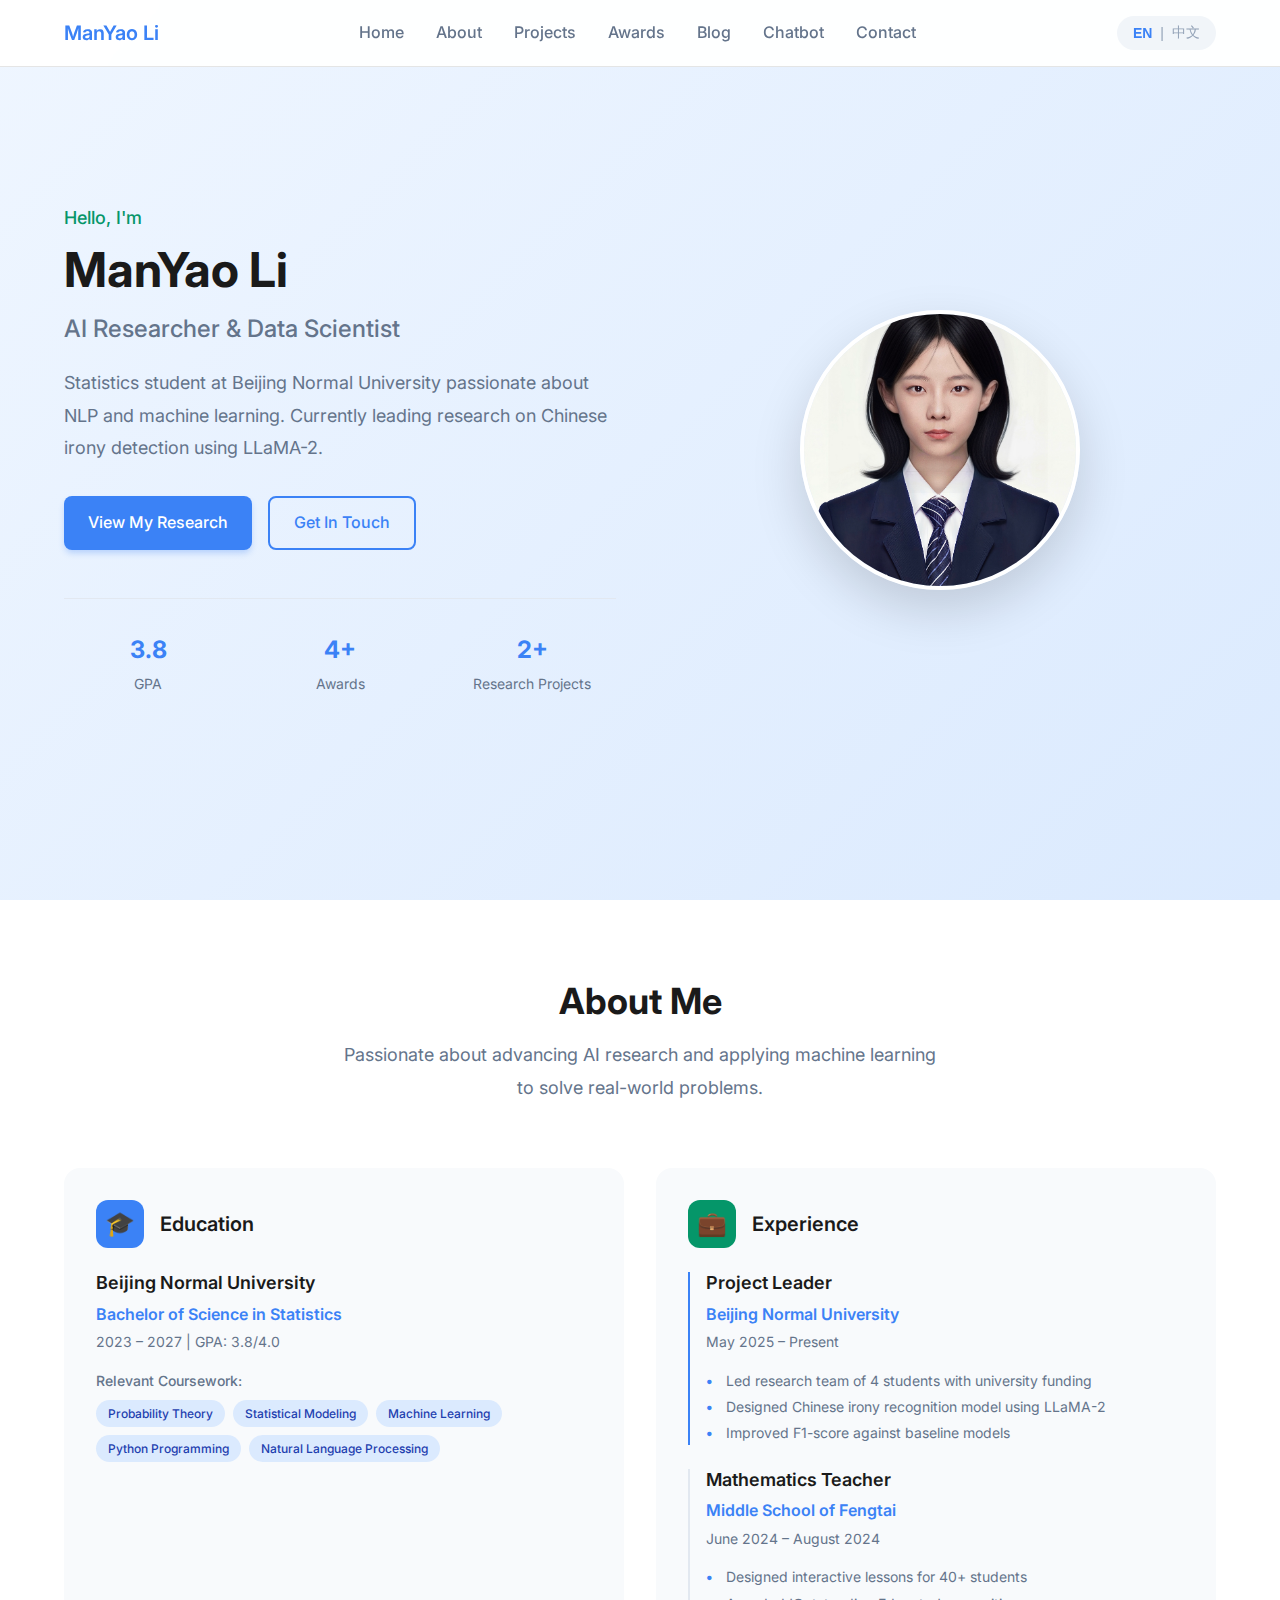
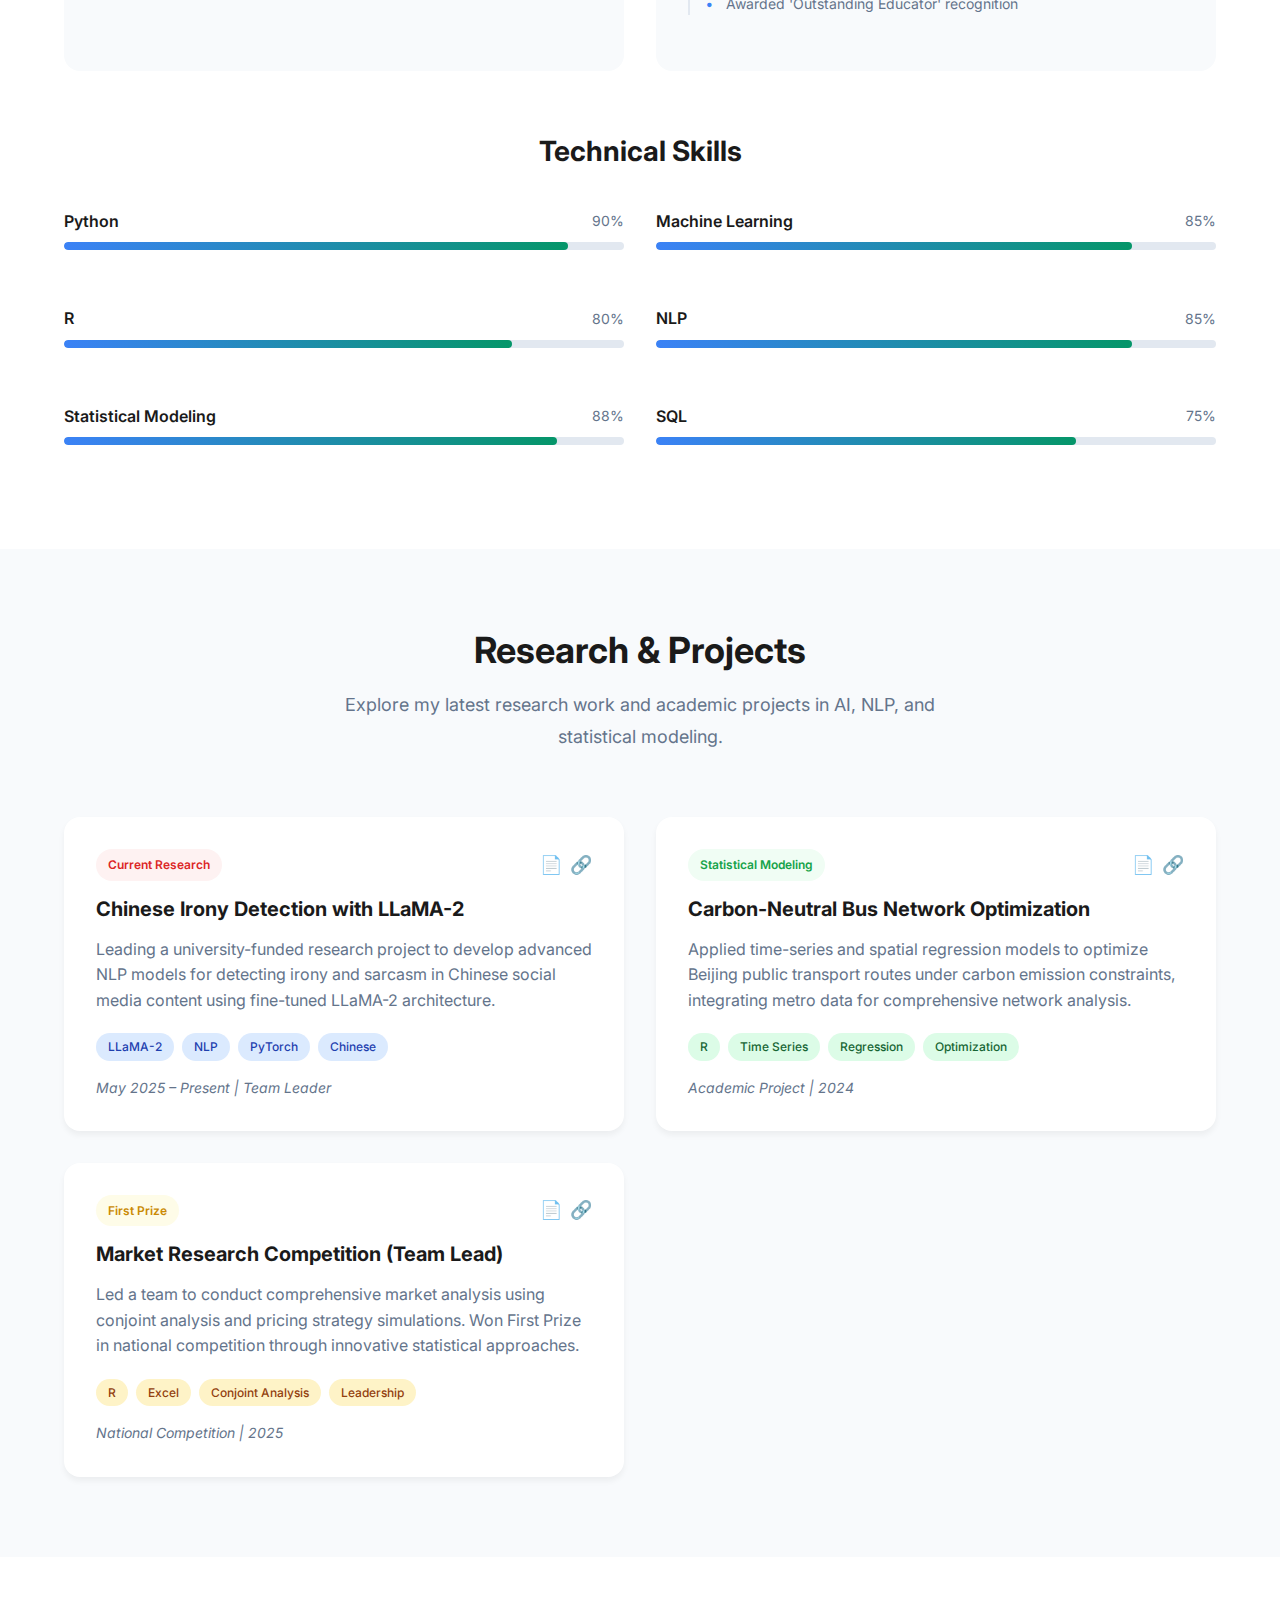
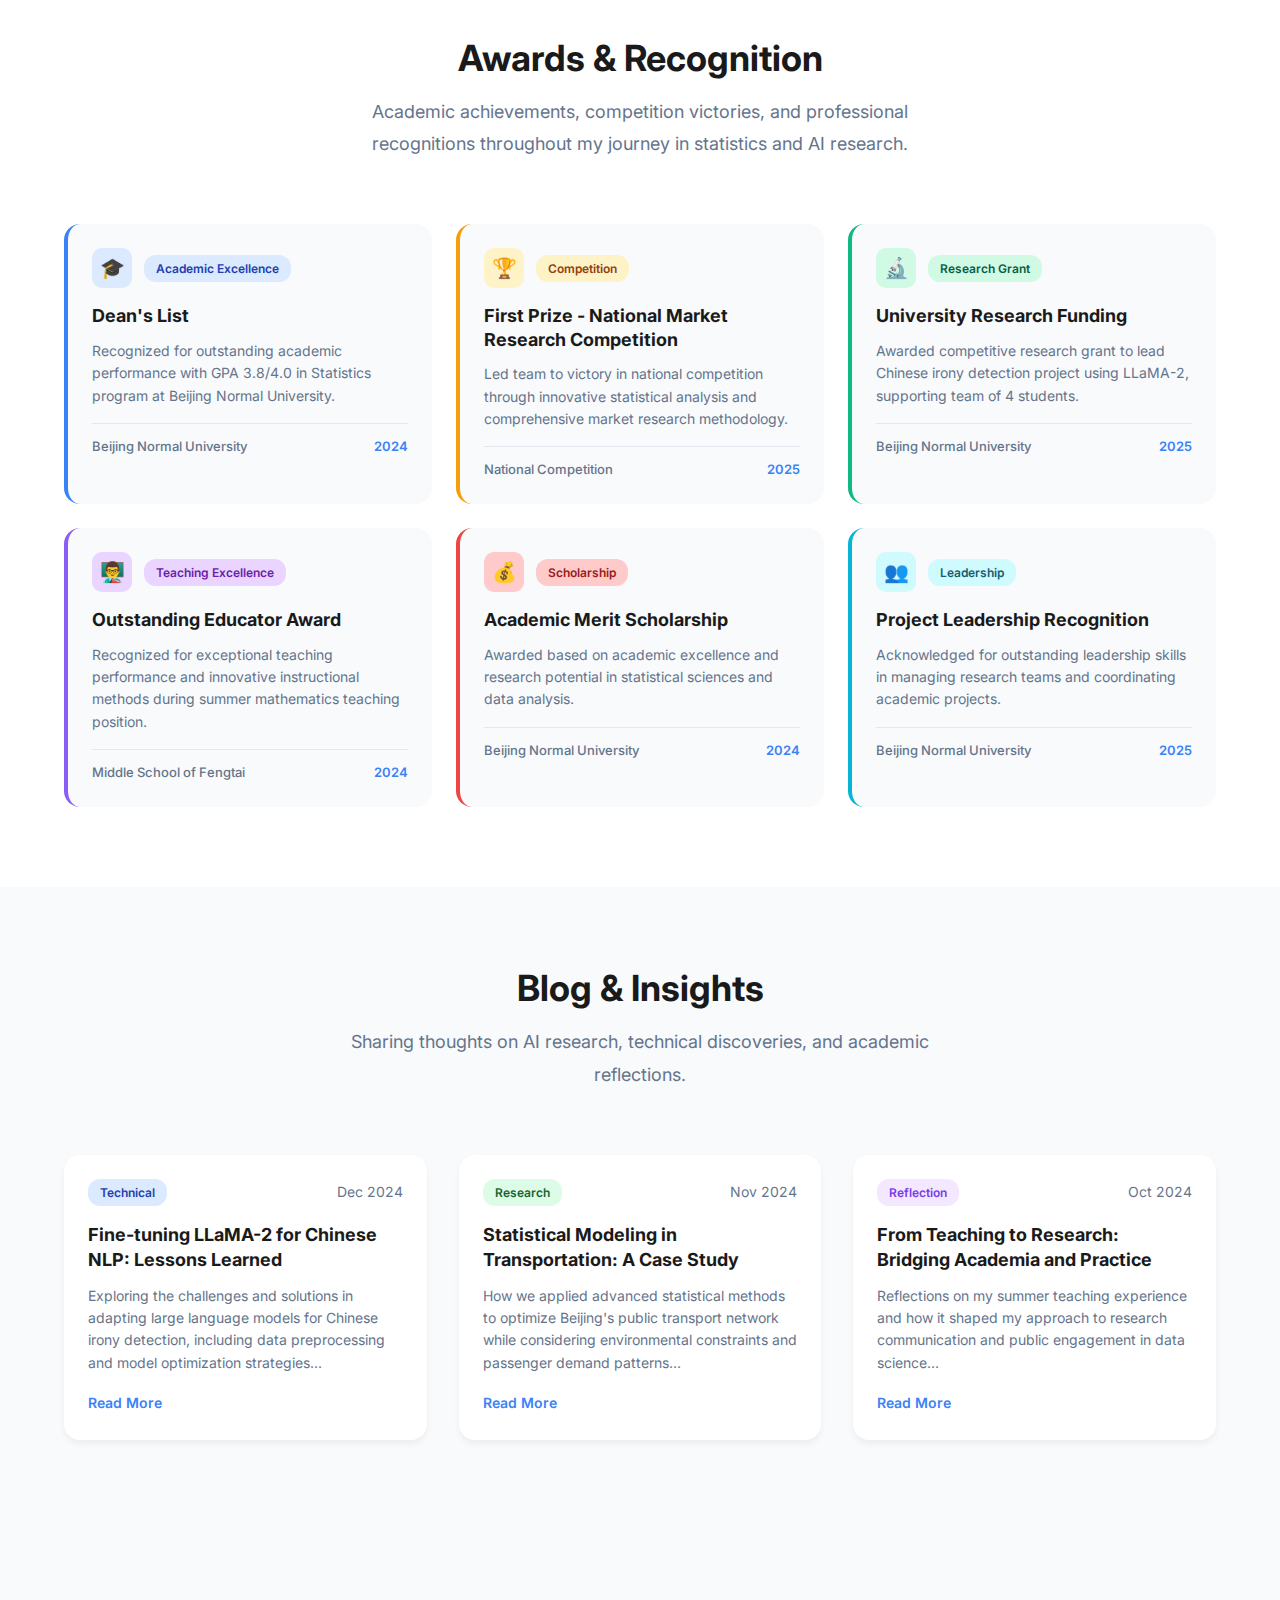
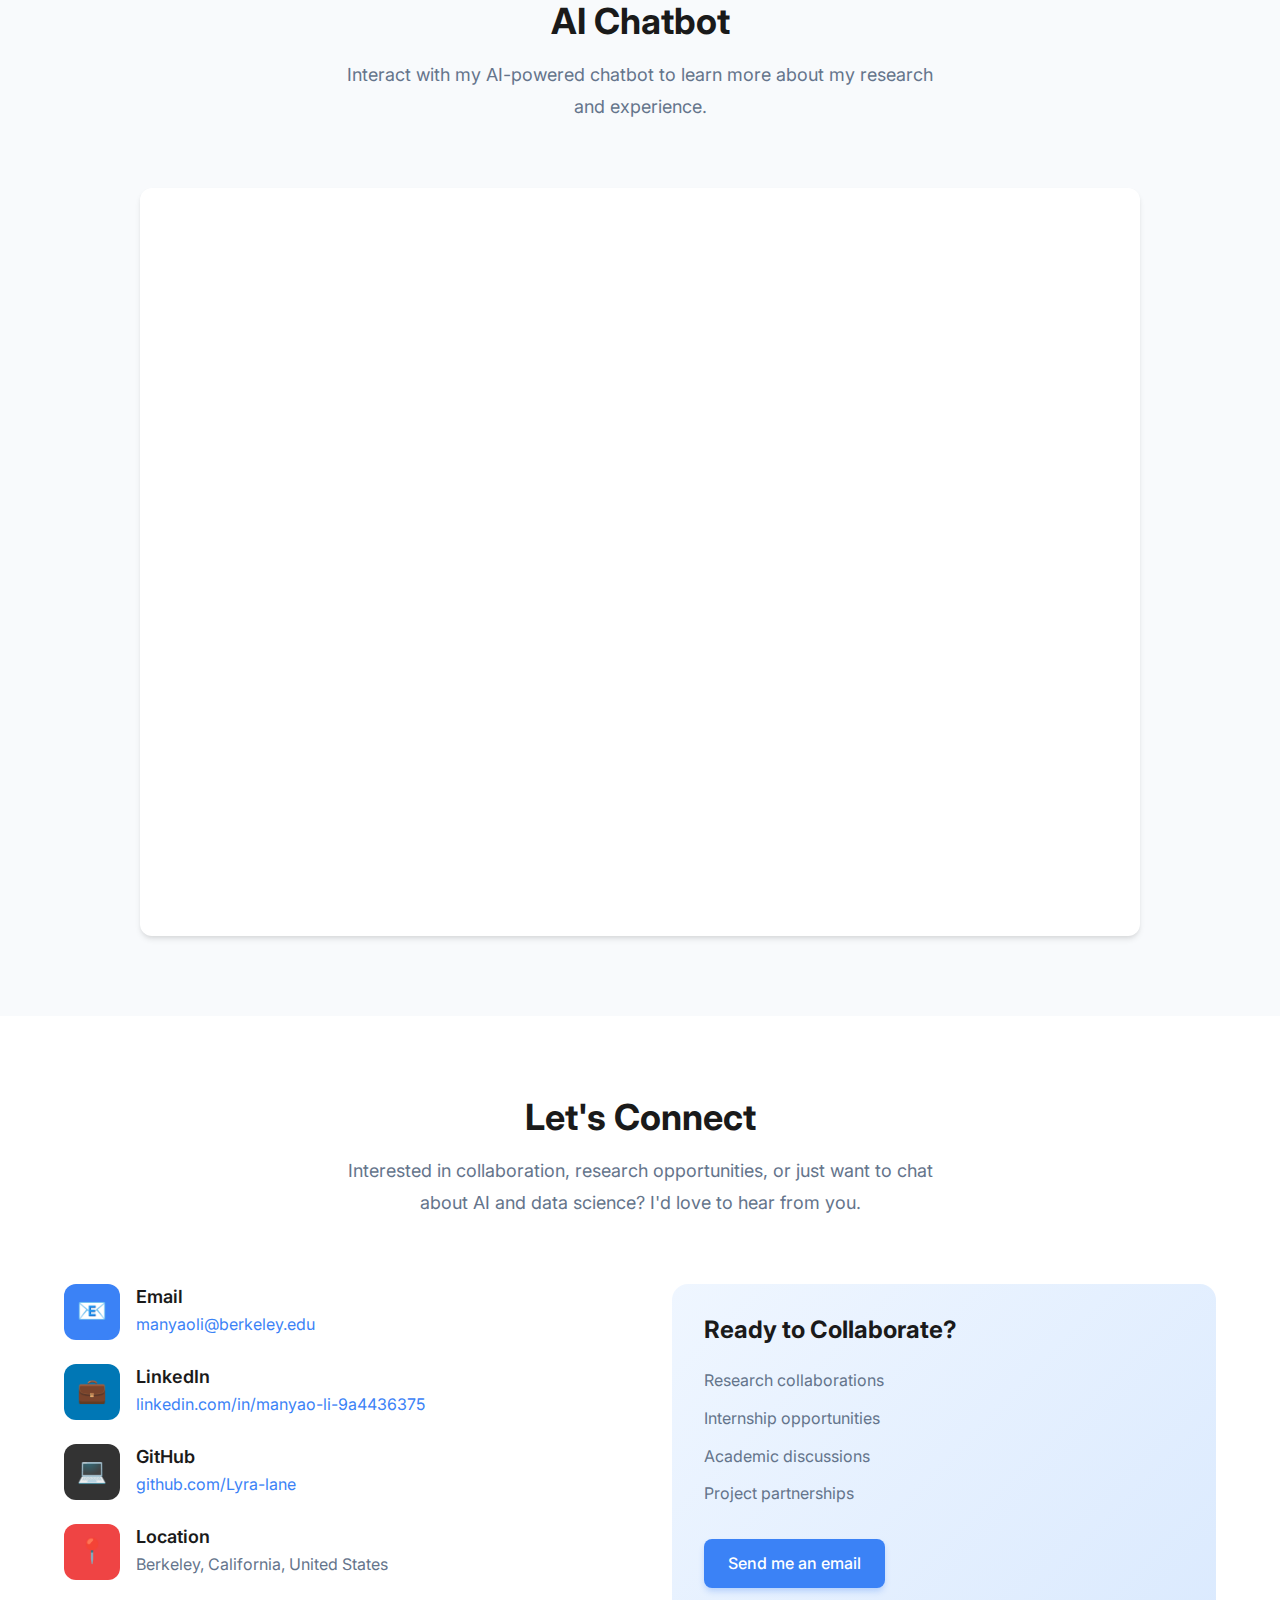
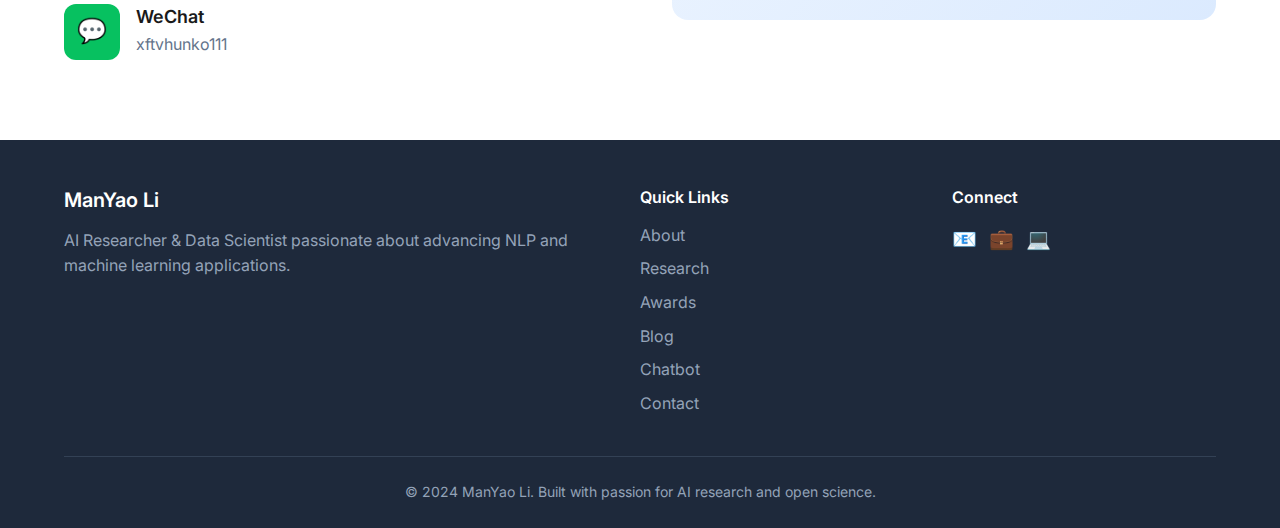
<file: docs/index.html>
<!DOCTYPE html>
<html lang="en">
<head>
    <meta charset="UTF-8">
    <meta name="viewport" content="width=device-width, initial-scale=1.0">
    <title>李曼瑶 ManYao Li - AI Researcher & Data Scientist</title>

    <meta name="description" content="李曼瑶 ManYao Li - Statistics student at Beijing Normal University specializing in NLP, machine learning, and AI research. Chinese irony detection with LLaMA-2.">
    <meta name="keywords" content="AI researcher, data scientist, NLP, machine learning, Beijing Normal University, statistics, ManYao Li, 李曼瑶">
    
    <!-- Open Graph tags -->
    <meta property="og:title" content="李曼瑶 ManYao Li - AI Researcher & Data Scientist">
    <meta property="og:description" content="Statistics student at Beijing Normal University specializing in NLP, machine learning, and AI research.">
    <meta property="og:type" content="website">
    
    <!-- Google Fonts -->
    <link href="https://fonts.googleapis.com/css2?family=Inter:wght@300;400;500;600;700&display=swap" rel="stylesheet">
    
    <!-- CSS -->
    <link rel="stylesheet" href="styles.css">
</head>
<body>
    <!-- Navigation -->
    <nav class="navbar" id="navbar">
        <div class="nav-container">
            <div class="nav-brand">
                <span id="nav-name">ManYao Li</span>
            </div>
            <div class="nav-menu" id="nav-menu">
                <a href="#home" class="nav-link" data-en="Home" data-zh="首页">Home</a>
                <a href="#about" class="nav-link" data-en="About" data-zh="关于">About</a>
                <a href="#projects" class="nav-link" data-en="Projects" data-zh="项目">Projects</a>
                <a href="#awards" class="nav-link" data-en="Awards" data-zh="荣誉">Awards</a>
                <a href="#blog" class="nav-link" data-en="Blog" data-zh="博客">Blog</a>
                <a href="#chatbot" class="nav-link" data-en="Chatbot" data-zh="聊天机器人">Chatbot</a>
                <a href="#contact" class="nav-link" data-en="Contact" data-zh="联系">Contact</a>
            </div>
            <div class="nav-controls">
                <button class="lang-toggle" id="lang-toggle">
                    <span class="lang-en">EN</span>
                    <span class="lang-divider">|</span>
                    <span class="lang-zh">中文</span>
                </button>
                <button class="mobile-menu-toggle" id="mobile-menu-toggle">
                    <span></span>
                    <span></span>
                    <span></span>
                </button>
            </div>
        </div>
    </nav>

    <!-- Hero Section -->
    <section id="home" class="hero">
        <div class="hero-container">
            <div class="hero-content">
                <div class="hero-text">
                    <span class="hero-greeting" data-en="Hello, I'm" data-zh="你好，我是">Hello, I'm</span>
                    <h1 class="hero-name" id="hero-name">ManYao Li</h1>
                    <h2 class="hero-title" data-en="AI Researcher & Data Scientist" data-zh="人工智能研究员与数据科学家">AI Researcher & Data Scientist</h2>
                    <p class="hero-description" data-en="Statistics student at Beijing Normal University passionate about NLP and machine learning. Currently leading research on Chinese irony detection using LLaMA-2." data-zh="北京师范大学统计学专业学生，热衷于自然语言处理和机器学习研究。目前主导基于LLaMA-2的中文反讽识别研究项目。">
                        Statistics student at Beijing Normal University passionate about NLP and machine learning. Currently leading research on Chinese irony detection using LLaMA-2.
                    </p>
                    <div class="hero-buttons">
                        <a href="#projects" class="btn btn-primary" data-en="View My Research" data-zh="查看我的研究">View My Research</a>
                        <a href="#contact" class="btn btn-secondary" data-en="Get In Touch" data-zh="联系我">Get In Touch</a>
                    </div>
                    <div class="hero-stats">
                        <div class="stat-item">
                            <div class="stat-number">3.8</div>
                            <div class="stat-label" data-en="GPA" data-zh="GPA">GPA</div>
                        </div>
                        <div class="stat-item">
                            <div class="stat-number">4+</div>
                            <div class="stat-label" data-en="Awards" data-zh="获奖">Awards</div>
                        </div>
                        <div class="stat-item">
                            <div class="stat-number">2+</div>
                            <div class="stat-label" data-en="Research Projects" data-zh="研究项目">Research Projects</div>
                        </div>
                    </div>
                </div>
                <div class="hero-image">
                    <div class="profile-image">
                        <img src="images/profile.jpg" alt="ManYao Li Professional Photo" id="profile-img">
                        <div class="profile-badge">✓</div>
                    </div>
                </div>
            </div>
        </div>
    </section>

    <!-- About Section -->
    <section id="about" class="about">
        <div class="container">
            <div class="section-header">
                <h2 class="section-title" data-en="About Me" data-zh="关于我">About Me</h2>
                <p class="section-description" data-en="Passionate about advancing AI research and applying machine learning to solve real-world problems." data-zh="热衷于推进人工智能研究，运用机器学习解决现实世界问题。">
                    Passionate about advancing AI research and applying machine learning to solve real-world problems.
                </p>
            </div>
            
            <div class="about-grid">
                <!-- Education -->
                <div class="about-card">
                    <div class="card-header">
                        <div class="card-icon education-icon">🎓</div>
                        <h3 data-en="Education" data-zh="教育背景">Education</h3>
                    </div>
                    <div class="card-content">
                        <h4 data-en="Beijing Normal University" data-zh="北京师范大学">Beijing Normal University</h4>
                        <p class="degree" data-en="Bachelor of Science in Statistics" data-zh="统计学学士">Bachelor of Science in Statistics</p>
                        <p class="period">2023 – 2027 | GPA: 3.8/4.0</p>
                        <div class="coursework">
                            <p class="coursework-label" data-en="Relevant Coursework:" data-zh="相关课程：">Relevant Coursework:</p>
                            <div class="course-tags">
                                <span class="course-tag" data-en="Probability Theory" data-zh="概率论">Probability Theory</span>
                                <span class="course-tag" data-en="Statistical Modeling" data-zh="统计建模">Statistical Modeling</span>
                                <span class="course-tag" data-en="Machine Learning" data-zh="机器学习">Machine Learning</span>
                                <span class="course-tag" data-en="Python Programming" data-zh="Python编程">Python Programming</span>
                                <span class="course-tag" data-en="Natural Language Processing" data-zh="自然语言处理">Natural Language Processing</span>
                            </div>
                        </div>
                    </div>
                </div>

                <!-- Experience -->
                <div class="about-card">
                    <div class="card-header">
                        <div class="card-icon experience-icon">💼</div>
                        <h3 data-en="Experience" data-zh="工作经历">Experience</h3>
                    </div>
                    <div class="card-content">
                        <div class="experience-item current">
                            <h4 data-en="Project Leader" data-zh="项目负责人">Project Leader</h4>
                            <p class="company" data-en="Beijing Normal University" data-zh="北京师范大学">Beijing Normal University</p>
                            <p class="period" data-en="May 2025 – Present" data-zh="2025年5月 – 至今">May 2025 – Present</p>
                            <ul class="experience-list">
                                <li data-en="Led research team of 4 students with university funding" data-zh="领导4人研究团队，获得大学资助">Led research team of 4 students with university funding</li>
                                <li data-en="Designed Chinese irony recognition model using LLaMA-2" data-zh="使用LLaMA-2设计中文反讽识别模型">Designed Chinese irony recognition model using LLaMA-2</li>
                                <li data-en="Improved F1-score against baseline models" data-zh="相比基线模型提升了F1分数">Improved F1-score against baseline models</li>
                            </ul>
                        </div>
                        <div class="experience-item">
                            <h4 data-en="Mathematics Teacher" data-zh="数学教师">Mathematics Teacher</h4>
                            <p class="company" data-en="Middle School of Fengtai" data-zh="丰台中学">Middle School of Fengtai</p>
                            <p class="period" data-en="June 2024 – August 2024" data-zh="2024年6月 – 2024年8月">June 2024 – August 2024</p>
                            <ul class="experience-list">
                                <li data-en="Designed interactive lessons for 40+ students" data-zh="为40多名学生设计互动课程">Designed interactive lessons for 40+ students</li>
                                <li data-en="Awarded 'Outstanding Educator' recognition" data-zh="获得'优秀教育工作者'称号">Awarded 'Outstanding Educator' recognition</li>
                            </ul>
                        </div>
                    </div>
                </div>
            </div>

            <!-- Skills Section -->
            <div class="skills-section">
                <h3 class="skills-title" data-en="Technical Skills" data-zh="技术技能">Technical Skills</h3>
                <div class="skills-grid">
                    <div class="skill-item">
                        <div class="skill-header">
                            <span class="skill-name">Python</span>
                            <span class="skill-percentage">90%</span>
                        </div>
                        <div class="skill-bar">
                            <div class="skill-progress" style="width: 90%"></div>
                        </div>
                    </div>
                    <div class="skill-item">
                        <div class="skill-header">
                            <span class="skill-name" data-en="Machine Learning" data-zh="机器学习">Machine Learning</span>
                            <span class="skill-percentage">85%</span>
                        </div>
                        <div class="skill-bar">
                            <div class="skill-progress" style="width: 85%"></div>
                        </div>
                    </div>
                    <div class="skill-item">
                        <div class="skill-header">
                            <span class="skill-name">R</span>
                            <span class="skill-percentage">80%</span>
                        </div>
                        <div class="skill-bar">
                            <div class="skill-progress" style="width: 80%"></div>
                        </div>
                    </div>
                    <div class="skill-item">
                        <div class="skill-header">
                            <span class="skill-name">NLP</span>
                            <span class="skill-percentage">85%</span>
                        </div>
                        <div class="skill-bar">
                            <div class="skill-progress" style="width: 85%"></div>
                        </div>
                    </div>
                    <div class="skill-item">
                        <div class="skill-header">
                            <span class="skill-name" data-en="Statistical Modeling" data-zh="统计建模">Statistical Modeling</span>
                            <span class="skill-percentage">88%</span>
                        </div>
                        <div class="skill-bar">
                            <div class="skill-progress" style="width: 88%"></div>
                        </div>
                    </div>
                    <div class="skill-item">
                        <div class="skill-header">
                            <span class="skill-name">SQL</span>
                            <span class="skill-percentage">75%</span>
                        </div>
                        <div class="skill-bar">
                            <div class="skill-progress" style="width: 75%"></div>
                        </div>
                    </div>
                </div>
            </div>
        </div>
    </section>

    <!-- Projects Section -->
    <section id="projects" class="projects">
        <div class="container">
            <div class="section-header">
                <h2 class="section-title" data-en="Research & Projects" data-zh="研究与项目">Research & Projects</h2>
                <p class="section-description" data-en="Explore my latest research work and academic projects in AI, NLP, and statistical modeling." data-zh="探索我在人工智能、自然语言处理和统计建模方面的最新研究工作和学术项目。">
                    Explore my latest research work and academic projects in AI, NLP, and statistical modeling.
                </p>
            </div>

            <div class="projects-grid">
                <div class="project-card research">
                    <div class="project-header">
                        <span class="project-status" data-en="Current Research" data-zh="当前研究">Current Research</span>
                        <div class="project-links">
                            <a href="#" class="project-link">📄</a>
                            <a href="#" class="project-link">🔗</a>
                        </div>
                    </div>
                    <h3 class="project-title" data-en="Chinese Irony Detection with LLaMA-2" data-zh="基于LLaMA-2的中文反讽识别">Chinese Irony Detection with LLaMA-2</h3>
                    <p class="project-description" data-en="Leading a university-funded research project to develop advanced NLP models for detecting irony and sarcasm in Chinese social media content using fine-tuned LLaMA-2 architecture." data-zh="主导一项大学资助的研究项目，使用微调的LLaMA-2架构开发先进的NLP模型，用于检测中文社交媒体内容中的反讽和讽刺。">
                        Leading a university-funded research project to develop advanced NLP models for detecting irony and sarcasm in Chinese social media content using fine-tuned LLaMA-2 architecture.
                    </p>
                    <div class="project-tech">
                        <span class="tech-tag">LLaMA-2</span>
                        <span class="tech-tag">NLP</span>
                        <span class="tech-tag">PyTorch</span>
                        <span class="tech-tag" data-en="Chinese" data-zh="中文">Chinese</span>
                    </div>
                    <div class="project-period" data-en="May 2025 – Present | Team Leader" data-zh="2025年5月 – 至今 | 团队负责人">May 2025 – Present | Team Leader</div>
                </div>

                <div class="project-card modeling">
                    <div class="project-header">
                        <span class="project-status" data-en="Statistical Modeling" data-zh="统计建模">Statistical Modeling</span>
                        <div class="project-links">
                            <a href="#" class="project-link">📄</a>
                            <a href="#" class="project-link">🔗</a>
                        </div>
                    </div>
                    <h3 class="project-title" data-en="Carbon-Neutral Bus Network Optimization" data-zh="碳中和公交网络优化">Carbon-Neutral Bus Network Optimization</h3>
                    <p class="project-description" data-en="Applied time-series and spatial regression models to optimize Beijing public transport routes under carbon emission constraints, integrating metro data for comprehensive network analysis." data-zh="应用时间序列和空间回归模型，在碳排放约束下优化北京公共交通路线，整合地铁数据进行综合网络分析。">
                        Applied time-series and spatial regression models to optimize Beijing public transport routes under carbon emission constraints, integrating metro data for comprehensive network analysis.
                    </p>
                    <div class="project-tech">
                        <span class="tech-tag">R</span>
                        <span class="tech-tag" data-en="Time Series" data-zh="时间序列">Time Series</span>
                        <span class="tech-tag" data-en="Regression" data-zh="回归分析">Regression</span>
                        <span class="tech-tag" data-en="Optimization" data-zh="优化">Optimization</span>
                    </div>
                    <div class="project-period" data-en="Academic Project | 2024" data-zh="学术项目 | 2024年">Academic Project | 2024</div>
                </div>

                <div class="project-card competition">
                    <div class="project-header">
                        <span class="project-status" data-en="First Prize" data-zh="一等奖">First Prize</span>
                        <div class="project-links">
                            <a href="#" class="project-link">📄</a>
                            <a href="#" class="project-link">🔗</a>
                        </div>
                    </div>
                    <h3 class="project-title" data-en="Market Research Competition (Team Lead)" data-zh="市场研究竞赛（团队负责人）">Market Research Competition (Team Lead)</h3>
                    <p class="project-description" data-en="Led a team to conduct comprehensive market analysis using conjoint analysis and pricing strategy simulations. Won First Prize in national competition through innovative statistical approaches." data-zh="带领团队进行全面的市场分析，使用联合分析和定价策略模拟。通过创新的统计方法在全国竞赛中获得一等奖。">
                        Led a team to conduct comprehensive market analysis using conjoint analysis and pricing strategy simulations. Won First Prize in national competition through innovative statistical approaches.
                    </p>
                    <div class="project-tech">
                        <span class="tech-tag">R</span>
                        <span class="tech-tag">Excel</span>
                        <span class="tech-tag" data-en="Conjoint Analysis" data-zh="联合分析">Conjoint Analysis</span>
                        <span class="tech-tag" data-en="Leadership" data-zh="领导力">Leadership</span>
                    </div>
                    <div class="project-period" data-en="National Competition | 2025" data-zh="全国竞赛 | 2025年">National Competition | 2025</div>
                </div>
            </div>
        </div>
    </section>

    <!-- Awards & Recognition Section -->
    <section id="awards" class="awards">
        <div class="container">
            <div class="section-header">
                <h2 class="section-title" data-en="Awards & Recognition" data-zh="荣誉与认可">Awards & Recognition</h2>
                <p class="section-description" data-en="Academic achievements, competition victories, and professional recognitions throughout my journey in statistics and AI research." data-zh="在统计学和人工智能研究道路上获得的学术成就、竞赛胜利和专业认可。">
                    Academic achievements, competition victories, and professional recognitions throughout my journey in statistics and AI research.
                </p>
            </div>

            <div class="awards-grid">
                <div class="award-card academic">
                    <div class="award-header">
                        <div class="award-icon academic-icon">🎓</div>
                        <span class="award-type" data-en="Academic Excellence" data-zh="学术优秀">Academic Excellence</span>
                    </div>
                    <h3 class="award-title" data-en="Dean's List" data-zh="院长嘉奖名单">Dean's List</h3>
                    <p class="award-description" data-en="Recognized for outstanding academic performance with GPA 3.8/4.0 in Statistics program at Beijing Normal University." data-zh="因在北京师范大学统计学专业中GPA 3.8/4.0的杰出学术表现而获得认可。">
                        Recognized for outstanding academic performance with GPA 3.8/4.0 in Statistics program at Beijing Normal University.
                    </p>
                    <div class="award-details">
                        <span class="award-institution" data-en="Beijing Normal University" data-zh="北京师范大学">Beijing Normal University</span>
                        <span class="award-date">2024</span>
                    </div>
                </div>

                <div class="award-card competition">
                    <div class="award-header">
                        <div class="award-icon competition-icon">🏆</div>
                        <span class="award-type" data-en="Competition" data-zh="竞赛">Competition</span>
                    </div>
                    <h3 class="award-title" data-en="First Prize - National Market Research Competition" data-zh="一等奖 - 全国市场研究竞赛">First Prize - National Market Research Competition</h3>
                    <p class="award-description" data-en="Led team to victory in national competition through innovative statistical analysis and comprehensive market research methodology." data-zh="通过创新的统计分析和全面的市场研究方法，带领团队在全国竞赛中获胜。">
                        Led team to victory in national competition through innovative statistical analysis and comprehensive market research methodology.
                    </p>
                    <div class="award-details">
                        <span class="award-institution" data-en="National Competition" data-zh="全国竞赛">National Competition</span>
                        <span class="award-date">2025</span>
                    </div>
                </div>

                <div class="award-card research">
                    <div class="award-header">
                        <div class="award-icon research-icon">🔬</div>
                        <span class="award-type" data-en="Research Grant" data-zh="研究资助">Research Grant</span>
                    </div>
                    <h3 class="award-title" data-en="University Research Funding" data-zh="大学研究资助">University Research Funding</h3>
                    <p class="award-description" data-en="Awarded competitive research grant to lead Chinese irony detection project using LLaMA-2, supporting team of 4 students." data-zh="获得竞争性研究资助，领导使用LLaMA-2的中文反讽检测项目，支持4名学生团队。">
                        Awarded competitive research grant to lead Chinese irony detection project using LLaMA-2, supporting team of 4 students.
                    </p>
                    <div class="award-details">
                        <span class="award-institution" data-en="Beijing Normal University" data-zh="北京师范大学">Beijing Normal University</span>
                        <span class="award-date">2025</span>
                    </div>
                </div>

                <div class="award-card professional">
                    <div class="award-header">
                        <div class="award-icon professional-icon">👨‍🏫</div>
                        <span class="award-type" data-en="Teaching Excellence" data-zh="教学优秀">Teaching Excellence</span>
                    </div>
                    <h3 class="award-title" data-en="Outstanding Educator Award" data-zh="优秀教育工作者奖">Outstanding Educator Award</h3>
                    <p class="award-description" data-en="Recognized for exceptional teaching performance and innovative instructional methods during summer mathematics teaching position." data-zh="因在暑期数学教学岗位上的卓越教学表现和创新教学方法而获得认可。">
                        Recognized for exceptional teaching performance and innovative instructional methods during summer mathematics teaching position.
                    </p>
                    <div class="award-details">
                        <span class="award-institution" data-en="Middle School of Fengtai" data-zh="丰台中学">Middle School of Fengtai</span>
                        <span class="award-date">2024</span>
                    </div>
                </div>

                <div class="award-card scholarship">
                    <div class="award-header">
                        <div class="award-icon scholarship-icon">💰</div>
                        <span class="award-type" data-en="Scholarship" data-zh="奖学金">Scholarship</span>
                    </div>
                    <h3 class="award-title" data-en="Academic Merit Scholarship" data-zh="学业优秀奖学金">Academic Merit Scholarship</h3>
                    <p class="award-description" data-en="Awarded based on academic excellence and research potential in statistical sciences and data analysis." data-zh="基于在统计科学和数据分析方面的学术优秀和研究潜力而获奖。">
                        Awarded based on academic excellence and research potential in statistical sciences and data analysis.
                    </p>
                    <div class="award-details">
                        <span class="award-institution" data-en="Beijing Normal University" data-zh="北京师范大学">Beijing Normal University</span>
                        <span class="award-date">2024</span>
                    </div>
                </div>

                <div class="award-card leadership">
                    <div class="award-header">
                        <div class="award-icon leadership-icon">👥</div>
                        <span class="award-type" data-en="Leadership" data-zh="领导力">Leadership</span>
                    </div>
                    <h3 class="award-title" data-en="Project Leadership Recognition" data-zh="项目领导力认可">Project Leadership Recognition</h3>
                    <p class="award-description" data-en="Acknowledged for outstanding leadership skills in managing research teams and coordinating academic projects." data-zh="因在管理研究团队和协调学术项目方面的杰出领导技能而获得认可。">
                        Acknowledged for outstanding leadership skills in managing research teams and coordinating academic projects.
                    </p>
                    <div class="award-details">
                        <span class="award-institution" data-en="Beijing Normal University" data-zh="北京师范大学">Beijing Normal University</span>
                        <span class="award-date">2025</span>
                    </div>
                </div>
            </div>
        </div>
    </section>

    <!-- Blog Section -->
    <section id="blog" class="blog">
        <div class="container">
            <div class="section-header">
                <h2 class="section-title" data-en="Blog & Insights" data-zh="博客与见解">Blog & Insights</h2>
                <p class="section-description" data-en="Sharing thoughts on AI research, technical discoveries, and academic reflections." data-zh="分享关于人工智能研究、技术发现和学术思考的想法。">
                    Sharing thoughts on AI research, technical discoveries, and academic reflections.
                </p>
            </div>

            <div class="blog-grid">
                <article class="blog-card technical">
                    <div class="blog-header">
                        <span class="blog-category" data-en="Technical" data-zh="技术">Technical</span>
                        <span class="blog-date">Dec 2024</span>
                    </div>
                    <h3 class="blog-title" data-en="Fine-tuning LLaMA-2 for Chinese NLP: Lessons Learned" data-zh="为中文NLP微调LLaMA-2：经验总结">Fine-tuning LLaMA-2 for Chinese NLP: Lessons Learned</h3>
                    <p class="blog-excerpt" data-en="Exploring the challenges and solutions in adapting large language models for Chinese irony detection, including data preprocessing and model optimization strategies..." data-zh="探索在将大型语言模型适应中文反讽检测中的挑战和解决方案，包括数据预处理和模型优化策略...">
                        Exploring the challenges and solutions in adapting large language models for Chinese irony detection, including data preprocessing and model optimization strategies...
                    </p>
                    <a href="#" class="blog-link" data-en="Read More" data-zh="阅读更多">Read More →</a>
                </article>

                <article class="blog-card research">
                    <div class="blog-header">
                        <span class="blog-category" data-en="Research" data-zh="研究">Research</span>
                        <span class="blog-date">Nov 2024</span>
                    </div>
                    <h3 class="blog-title" data-en="Statistical Modeling in Transportation: A Case Study" data-zh="交通统计建模：案例研究">Statistical Modeling in Transportation: A Case Study</h3>
                    <p class="blog-excerpt" data-en="How we applied advanced statistical methods to optimize Beijing's public transport network while considering environmental constraints and passenger demand patterns..." data-zh="我们如何应用先进的统计方法来优化北京的公共交通网络，同时考虑环境约束和乘客需求模式...">
                        How we applied advanced statistical methods to optimize Beijing's public transport network while considering environmental constraints and passenger demand patterns...
                    </p>
                    <a href="#" class="blog-link" data-en="Read More" data-zh="阅读更多">Read More →</a>
                </article>

                <article class="blog-card reflection">
                    <div class="blog-header">
                        <span class="blog-category" data-en="Reflection" data-zh="思考">Reflection</span>
                        <span class="blog-date">Oct 2024</span>
                    </div>
                    <h3 class="blog-title" data-en="From Teaching to Research: Bridging Academia and Practice" data-zh="从教学到研究：连接学术与实践">From Teaching to Research: Bridging Academia and Practice</h3>
                    <p class="blog-excerpt" data-en="Reflections on my summer teaching experience and how it shaped my approach to research communication and public engagement in data science..." data-zh="对我暑期教学经历的反思，以及它如何塑造了我在数据科学中的研究传播和公众参与方法...">
                        Reflections on my summer teaching experience and how it shaped my approach to research communication and public engagement in data science...
                    </p>
                    <a href="#" class="blog-link" data-en="Read More" data-zh="阅读更多">Read More →</a>
                </article>
            </div>
        </div>
    </section>

    <!-- Chatbot Section -->
    <section id="chatbot" class="chatbot">
        <div class="container">
            <div class="section-header">
                <h2 class="section-title" data-en="AI Chatbot" data-zh="AI 聊天机器人">AI Chatbot</h2>
                <p class="section-description" data-en="Interact with my AI-powered chatbot to learn more about my research and experience." data-zh="与我的AI驱动聊天机器人互动，了解更多关于我的研究和经验。">
                    Interact with my AI-powered chatbot to learn more about my research and experience.
                </p>
            </div>
            
            <div class="chatbot-container">
                <div class="chatbot-wrapper">
                    <iframe
                        src="https://www.chatbase.co/chatbot-iframe/dgxbknfkAGEsLEN5xY6M9"
                        width="100%"
                        height="700"
                        frameborder="0"
                        allow="clipboard-read; clipboard-write"
                        sandbox="allow-same-origin allow-scripts allow-popups allow-forms"
                        title="AI Chatbot"
                        onload="this.style.display='block'"
                        onerror="showChatbotFallback()">
                    </iframe>
                    <div class="chatbot-fallback" id="chatbot-fallback">
                        <h3 data-en="Chatbot Temporarily Unavailable" data-zh="聊天机器人暂时不可用">Chatbot Temporarily Unavailable</h3>
                        <p data-en="The chatbot is currently loading or unavailable. You can:" data-zh="聊天机器人正在加载或暂时不可用。您可以：">The chatbot is currently loading or unavailable. You can:</p>
                        <p>
                            <a href="https://www.chatbase.co/chatbot-iframe/dgxbknfkAGEsLEN5xY6M9" target="_blank" data-en="Open chatbot in new window" data-zh="在新窗口中打开聊天机器人">Open chatbot in new window</a>
                            <span data-en=" or " data-zh=" 或 "> or </span>
                            <a href="#contact" data-en="contact me directly" data-zh="直接联系我">contact me directly</a>
                        </p>
                    </div>
                </div>
            </div>
        </div>
    </section>

    <!-- Contact Section -->
    <section id="contact" class="contact">
        <div class="container">
            <div class="section-header">
                <h2 class="section-title" data-en="Let's Connect" data-zh="联系我">Let's Connect</h2>
                <p class="section-description" data-en="Interested in collaboration, research opportunities, or just want to chat about AI and data science? I'd love to hear from you." data-zh="对合作、研究机会感兴趣，或只是想聊聊人工智能和数据科学？我很乐意听到您的想法。">
                    Interested in collaboration, research opportunities, or just want to chat about AI and data science? I'd love to hear from you.
                </p>
            </div>

            <div class="contact-grid">
                <div class="contact-info">
                    <div class="contact-item">
                        <div class="contact-icon email-icon">📧</div>
                        <div class="contact-details">
                            <h3 data-en="Email" data-zh="邮箱">Email</h3>
                            <a href="mailto:manyaoli@berkeley.edu">manyaoli@berkeley.edu</a>
                        </div>
                    </div>
                    <div class="contact-item">
                        <div class="contact-icon linkedin-icon">💼</div>
                        <div class="contact-details">
                            <h3>LinkedIn</h3>
                            <a href="https://www.linkedin.com/in/manyao-li-9a4436375" target="_blank">linkedin.com/in/manyao-li-9a4436375</a>
                        </div>
                    </div>
                    <div class="contact-item">
                        <div class="contact-icon github-icon">💻</div>
                        <div class="contact-details">
                            <h3>GitHub</h3>
                            <a href="https://github.com/Lyra-lane" target="_blank">github.com/Lyra-lane</a>
                        </div>
                    </div>
                    <div class="contact-item">
                        <div class="contact-icon location-icon">📍</div>
                        <div class="contact-details">
                            <h3 data-en="Location" data-zh="位置">Location</h3>
                            <span data-en="Berkeley, California, United States" data-zh="美国加利福尼亚州伯克利">Berkeley, California, United States</span>
                        </div>
                    </div>
                    <div class="contact-item">
                        <div class="contact-icon wechat-icon">💬</div>
                        <div class="contact-details">
                            <h3>WeChat</h3>
                            <span>xftvhunko111</span>
                        </div>
                    </div>
                </div>

                <div class="contact-cta">
                    <h3 data-en="Ready to Collaborate?" data-zh="准备合作了吗？">Ready to Collaborate?</h3>
                    <ul class="collaboration-list">
                        <li data-en="Research collaborations" data-zh="研究合作">✓ Research collaborations</li>
                        <li data-en="Internship opportunities" data-zh="实习机会">✓ Internship opportunities</li>
                        <li data-en="Academic discussions" data-zh="学术讨论">✓ Academic discussions</li>
                        <li data-en="Project partnerships" data-zh="项目合作">✓ Project partnerships</li>
                    </ul>
                    <a href="mailto:manyaoli@berkeley.edu" class="btn btn-primary" data-en="Send me an email" data-zh="给我发邮件">Send me an email</a>
                </div>
            </div>
        </div>
    </section>

    <!-- Footer -->
    <footer class="footer">
        <div class="container">
            <div class="footer-grid">
                <div class="footer-brand">
                    <h3 id="footer-name">ManYao Li</h3>
                    <p data-en="AI Researcher & Data Scientist passionate about advancing NLP and machine learning applications." data-zh="热衷于推进NLP和机器学习应用的人工智能研究员和数据科学家。">
                        AI Researcher & Data Scientist passionate about advancing NLP and machine learning applications.
                    </p>
                </div>
                <div class="footer-links">
                    <h4 data-en="Quick Links" data-zh="快速链接">Quick Links</h4>
                    <ul>
                        <li><a href="#about" data-en="About" data-zh="关于">About</a></li>
                        <li><a href="#projects" data-en="Research" data-zh="研究">Research</a></li>
                        <li><a href="#awards" data-en="Awards" data-zh="荣誉">Awards</a></li>
                        <li><a href="#blog" data-en="Blog" data-zh="博客">Blog</a></li>
                        <li><a href="#chatbot" data-en="Chatbot" data-zh="聊天机器人">Chatbot</a></li>
                        <li><a href="#contact" data-en="Contact" data-zh="联系">Contact</a></li>
                    </ul>
                </div>
                <div class="footer-social">
                    <h4 data-en="Connect" data-zh="联系方式">Connect</h4>
                    <div class="social-links">
                        <a href="mailto:manyaoli@berkeley.edu" aria-label="Email">📧</a>
                        <a href="https://www.linkedin.com/in/manyao-li-9a4436375" target="_blank" aria-label="LinkedIn">💼</a>
                        <a href="https://github.com/Lyra-lane" target="_blank" aria-label="GitHub">💻</a>
                    </div>
                </div>
            </div>
            <div class="footer-bottom">
                <p data-en="© 2024 ManYao Li. Built with passion for AI research and open science." data-zh="© 2024 李曼瑶。怀着对人工智能研究和开放科学的热情而构建。">
                    © 2024 ManYao Li. Built with passion for AI research and open science.
                </p>
            </div>
        </div>
    </footer>

    <!-- JavaScript -->
    <script src="script.js"></script>
</body>
</html>
</file>
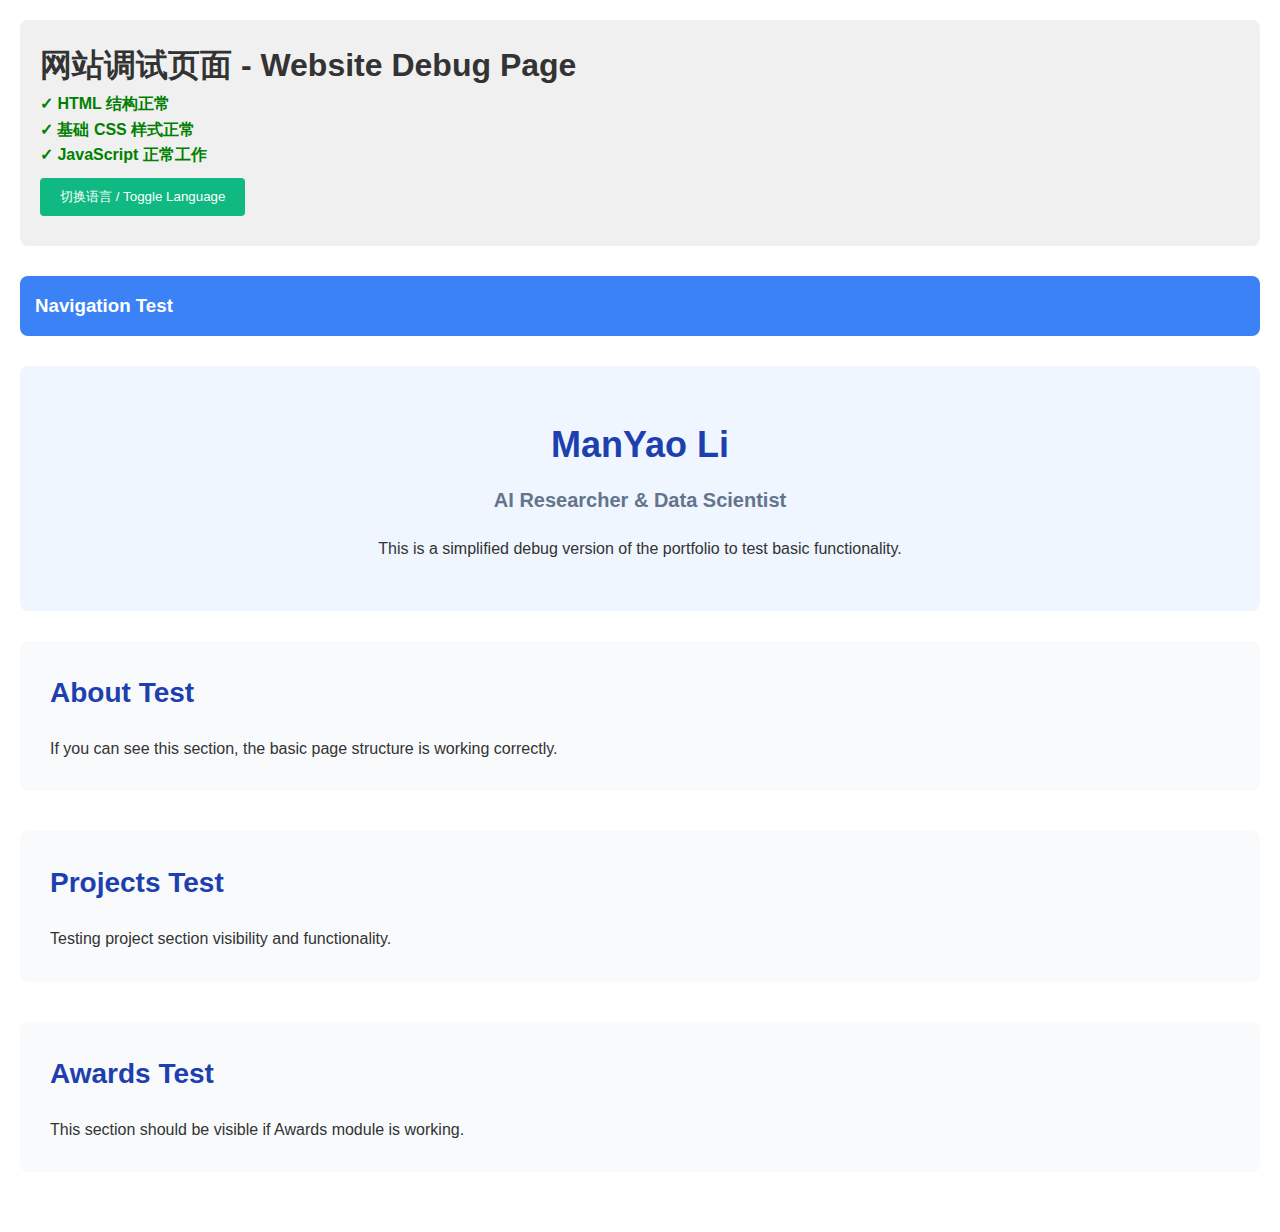
<file: docs/debug.html>
<!DOCTYPE html>
<html lang="en">
<head>
    <meta charset="UTF-8">
    <meta name="viewport" content="width=device-width, initial-scale=1.0">
    <title>Debug - ManYao Li Portfolio</title>
    <style>
        * {
            margin: 0;
            padding: 0;
            box-sizing: border-box;
        }
        
        body {
            font-family: Arial, sans-serif;
            line-height: 1.6;
            color: #333;
            background-color: #fff;
            padding: 20px;
        }
        
        .debug-info {
            background-color: #f0f0f0;
            padding: 20px;
            margin-bottom: 30px;
            border-radius: 8px;
        }
        
        nav {
            background-color: #3b82f6;
            color: white;
            padding: 15px;
            margin-bottom: 30px;
            border-radius: 8px;
        }
        
        .hero {
            background-color: #eff6ff;
            padding: 50px 20px;
            text-align: center;
            margin-bottom: 30px;
            border-radius: 8px;
        }
        
        .hero h1 {
            font-size: 36px;
            margin-bottom: 10px;
            color: #1e40af;
        }
        
        .hero h2 {
            font-size: 20px;
            margin-bottom: 20px;
            color: #64748b;
        }
        
        .section {
            margin-bottom: 40px;
            padding: 30px;
            background-color: #f8fafc;
            border-radius: 8px;
        }
        
        .section h2 {
            color: #1e40af;
            margin-bottom: 20px;
            font-size: 28px;
        }
        
        .lang-toggle {
            background-color: #10b981;
            color: white;
            padding: 10px 20px;
            border: none;
            border-radius: 4px;
            cursor: pointer;
            margin: 10px 0;
        }
        
        .test-success {
            color: green;
            font-weight: bold;
        }
        
        .test-error {
            color: red;
            font-weight: bold;
        }
    </style>
</head>
<body>
    <div class="debug-info">
        <h1>网站调试页面 - Website Debug Page</h1>
        <p><span class="test-success">✓ HTML 结构正常</span></p>
        <p><span class="test-success">✓ 基础 CSS 样式正常</span></p>
        <p><span id="js-status" class="test-error">✗ JavaScript 测试中...</span></p>
        <button class="lang-toggle" onclick="toggleLanguage()" id="lang-btn">切换语言 / Toggle Language</button>
    </div>

    <nav>
        <h3 data-en="Navigation Test" data-zh="导航测试">Navigation Test</h3>
    </nav>

    <div class="hero">
        <h1 data-en="ManYao Li" data-zh="李曼瑶">ManYao Li</h1>
        <h2 data-en="AI Researcher & Data Scientist" data-zh="人工智能研究员与数据科学家">AI Researcher & Data Scientist</h2>
        <p data-en="This is a simplified debug version of the portfolio to test basic functionality." data-zh="这是作品集的简化调试版本，用于测试基本功能。">
            This is a simplified debug version of the portfolio to test basic functionality.
        </p>
    </div>

    <div class="section">
        <h2 data-en="About Test" data-zh="关于测试">About Test</h2>
        <p data-en="If you can see this section, the basic page structure is working correctly." data-zh="如果您能看到这个部分，说明基本的页面结构工作正常。">
            If you can see this section, the basic page structure is working correctly.
        </p>
    </div>

    <div class="section">
        <h2 data-en="Projects Test" data-zh="项目测试">Projects Test</h2>
        <p data-en="Testing project section visibility and functionality." data-zh="测试项目部分的可见性和功能。">
            Testing project section visibility and functionality.
        </p>
    </div>

    <div class="section">
        <h2 data-en="Awards Test" data-zh="荣誉测试">Awards Test</h2>
        <p data-en="This section should be visible if Awards module is working." data-zh="如果荣誉模块正常工作，这个部分应该是可见的。">
            This section should be visible if Awards module is working.
        </p>
    </div>

    <script>
        let currentLang = 'en';
        
        function toggleLanguage() {
            currentLang = currentLang === 'en' ? 'zh' : 'en';
            updateLanguage();
        }
        
        function updateLanguage() {
            const elements = document.querySelectorAll('[data-en][data-zh]');
            elements.forEach(element => {
                const text = element.getAttribute(`data-${currentLang}`);
                if (text) {
                    element.textContent = text;
                }
            });
            
            const langBtn = document.getElementById('lang-btn');
            langBtn.textContent = currentLang === 'en' ? '切换为中文' : 'Switch to English';
        }
        
        // Test JavaScript functionality
        document.addEventListener('DOMContentLoaded', function() {
            document.getElementById('js-status').innerHTML = '<span class="test-success">✓ JavaScript 正常工作</span>';
            console.log('Debug page loaded successfully');
            
            // Test original scripts
            try {
                if (typeof LanguageSwitcher !== 'undefined') {
                    console.log('LanguageSwitcher class available');
                } else {
                    console.log('LanguageSwitcher class not found - this is expected in debug mode');
                }
            } catch (e) {
                console.log('Error testing LanguageSwitcher:', e);
            }
        });
    </script>
</body>
</html>
</file>
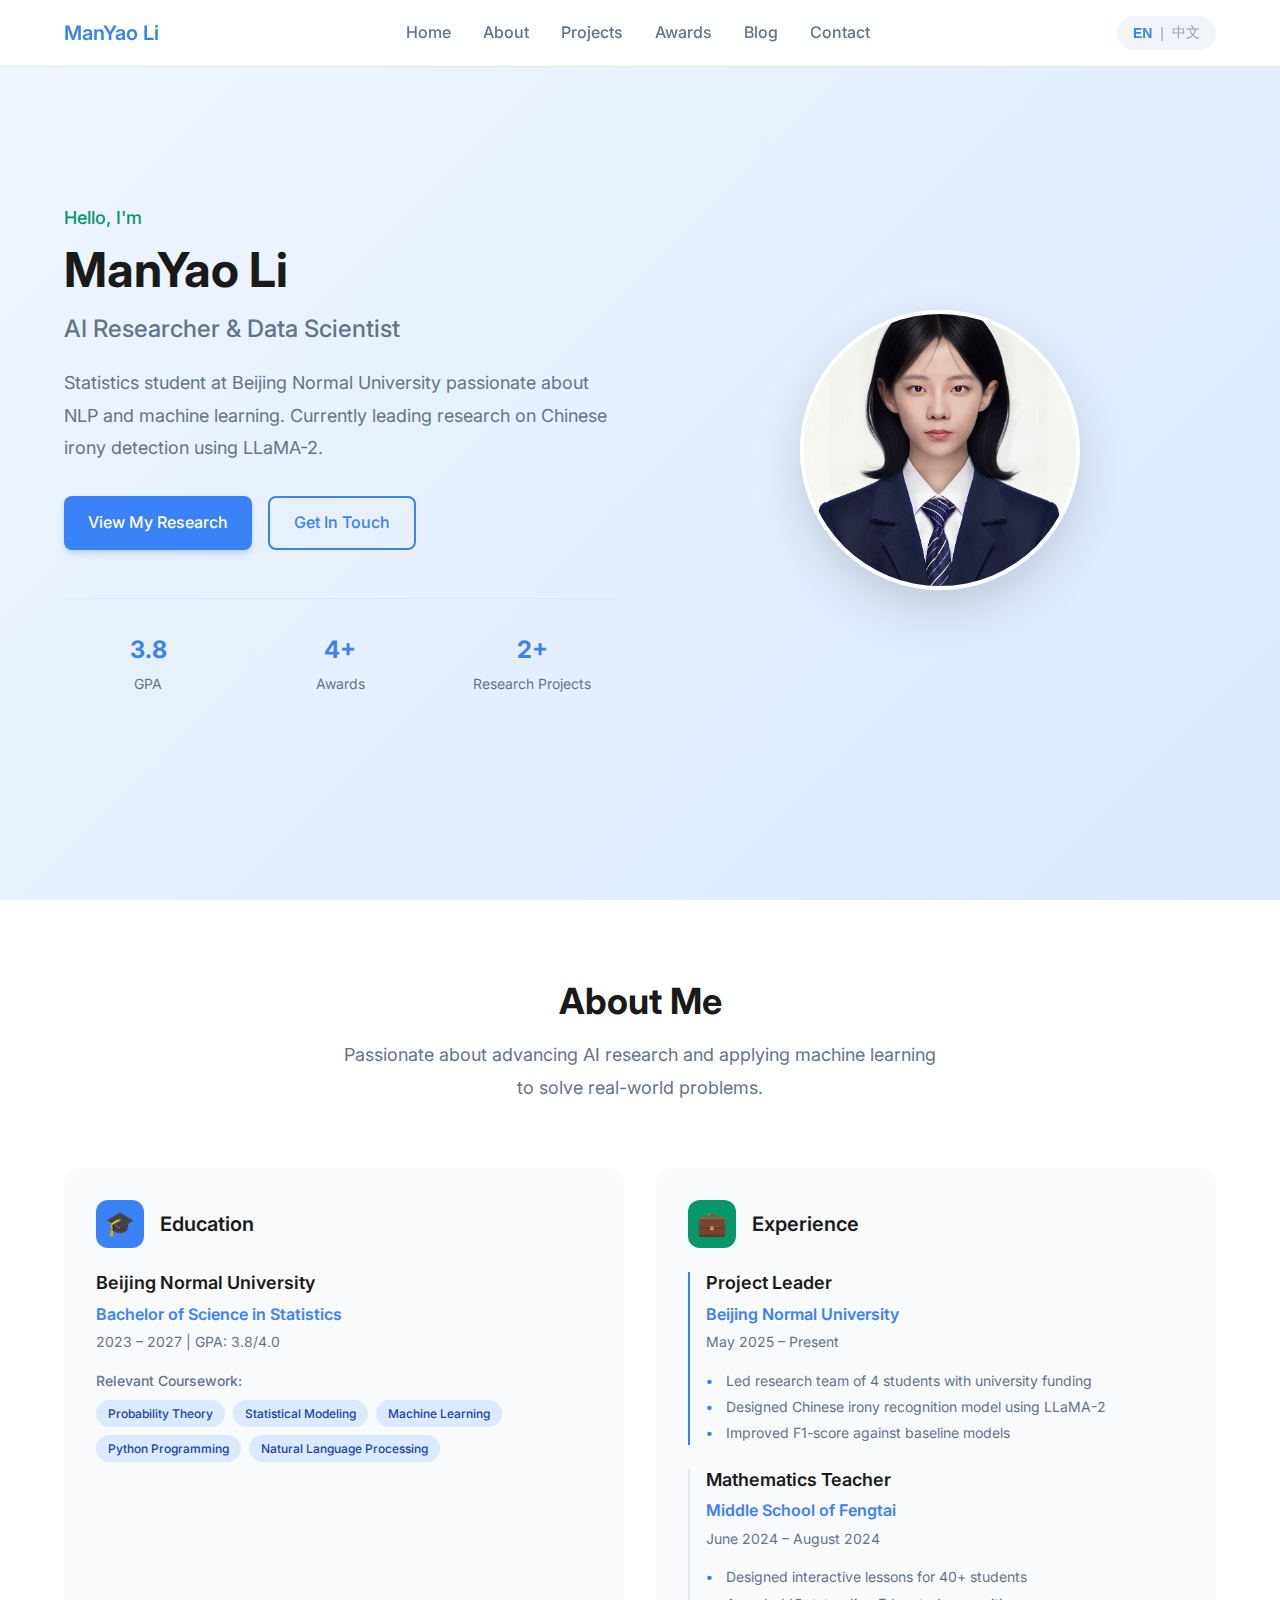
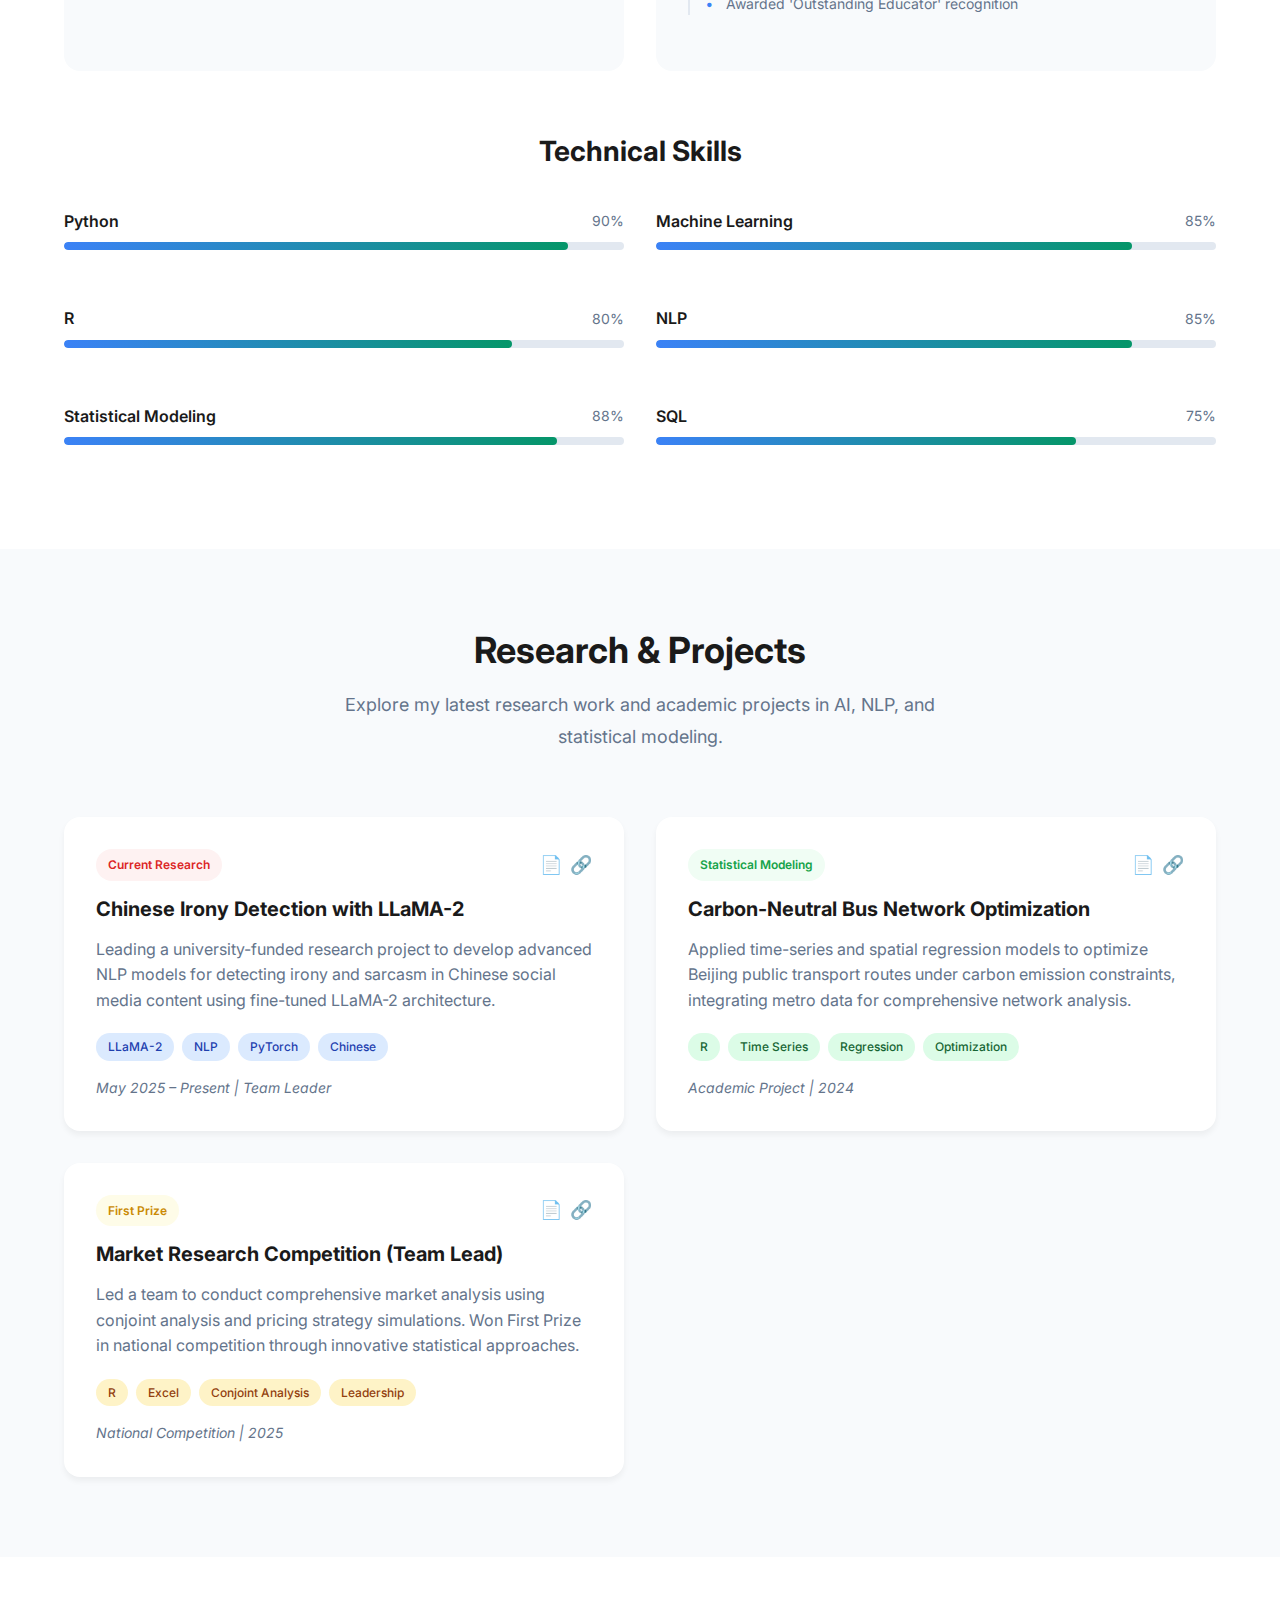
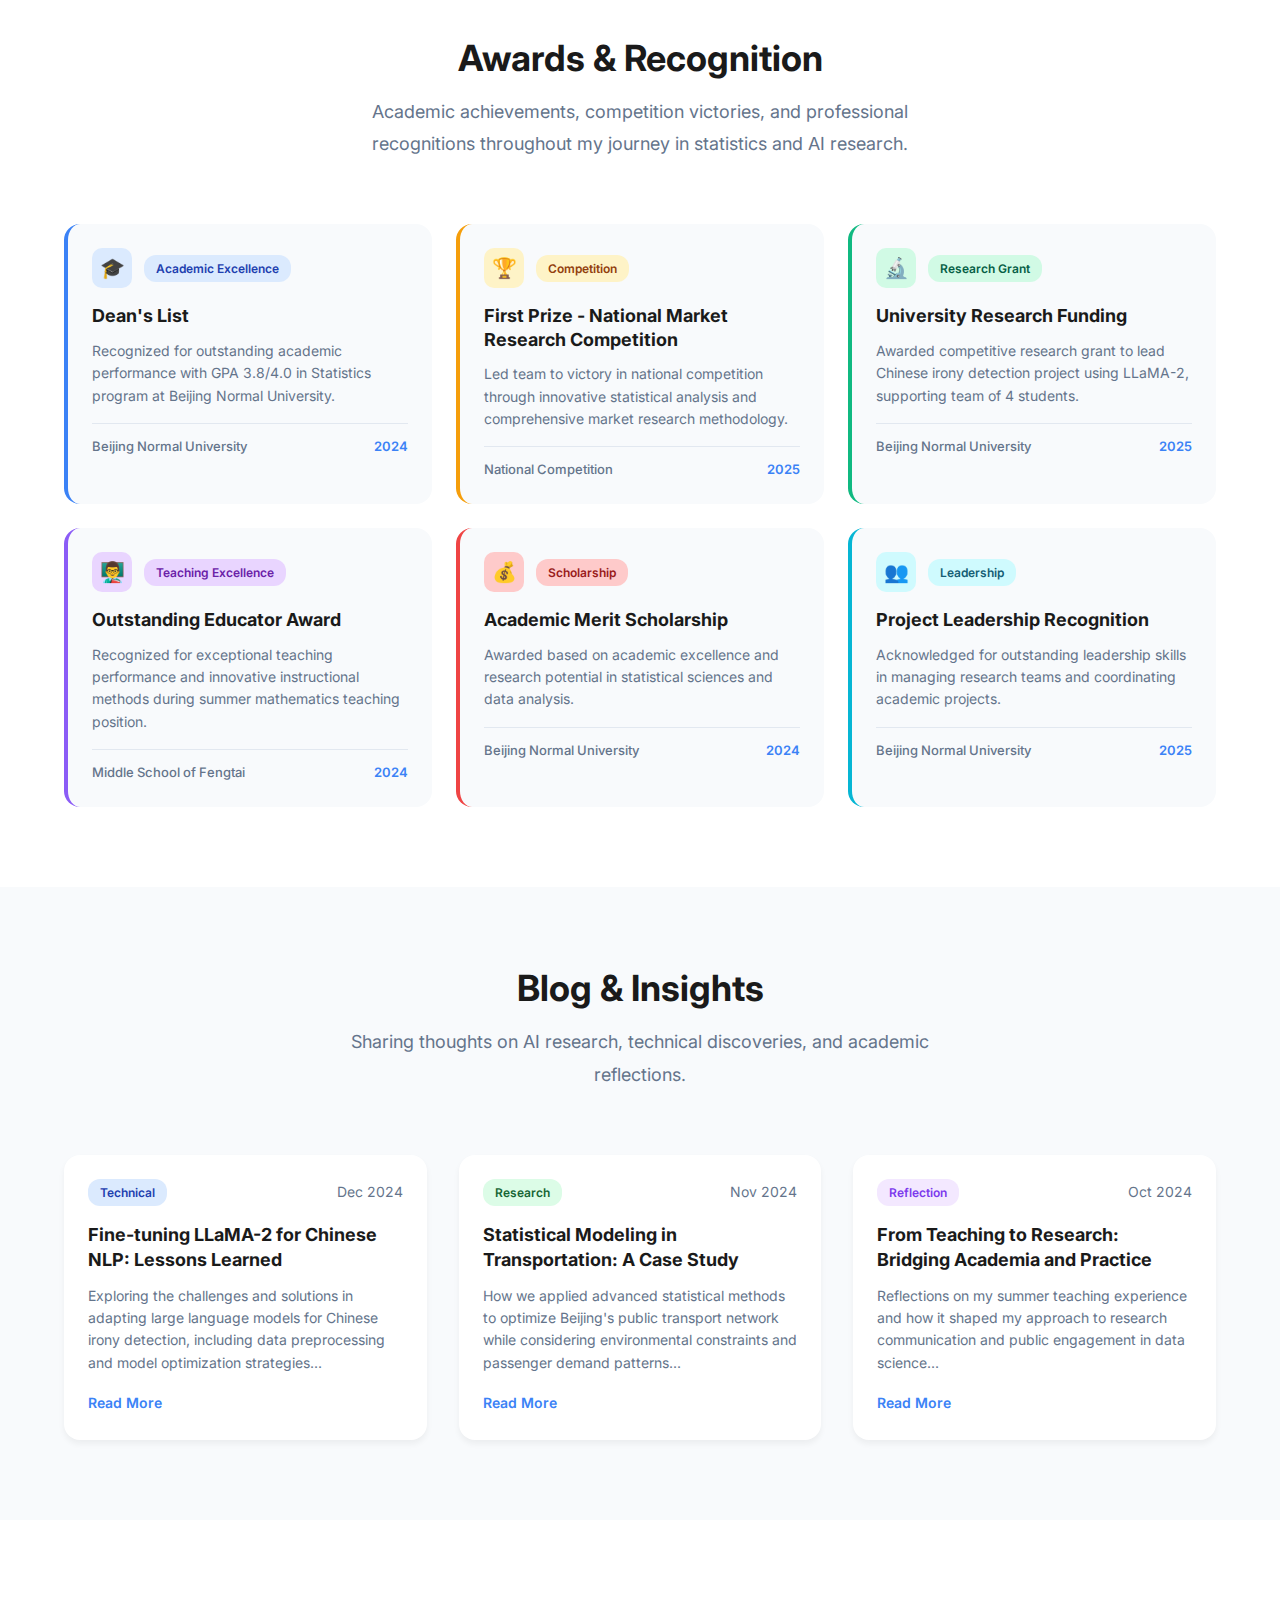
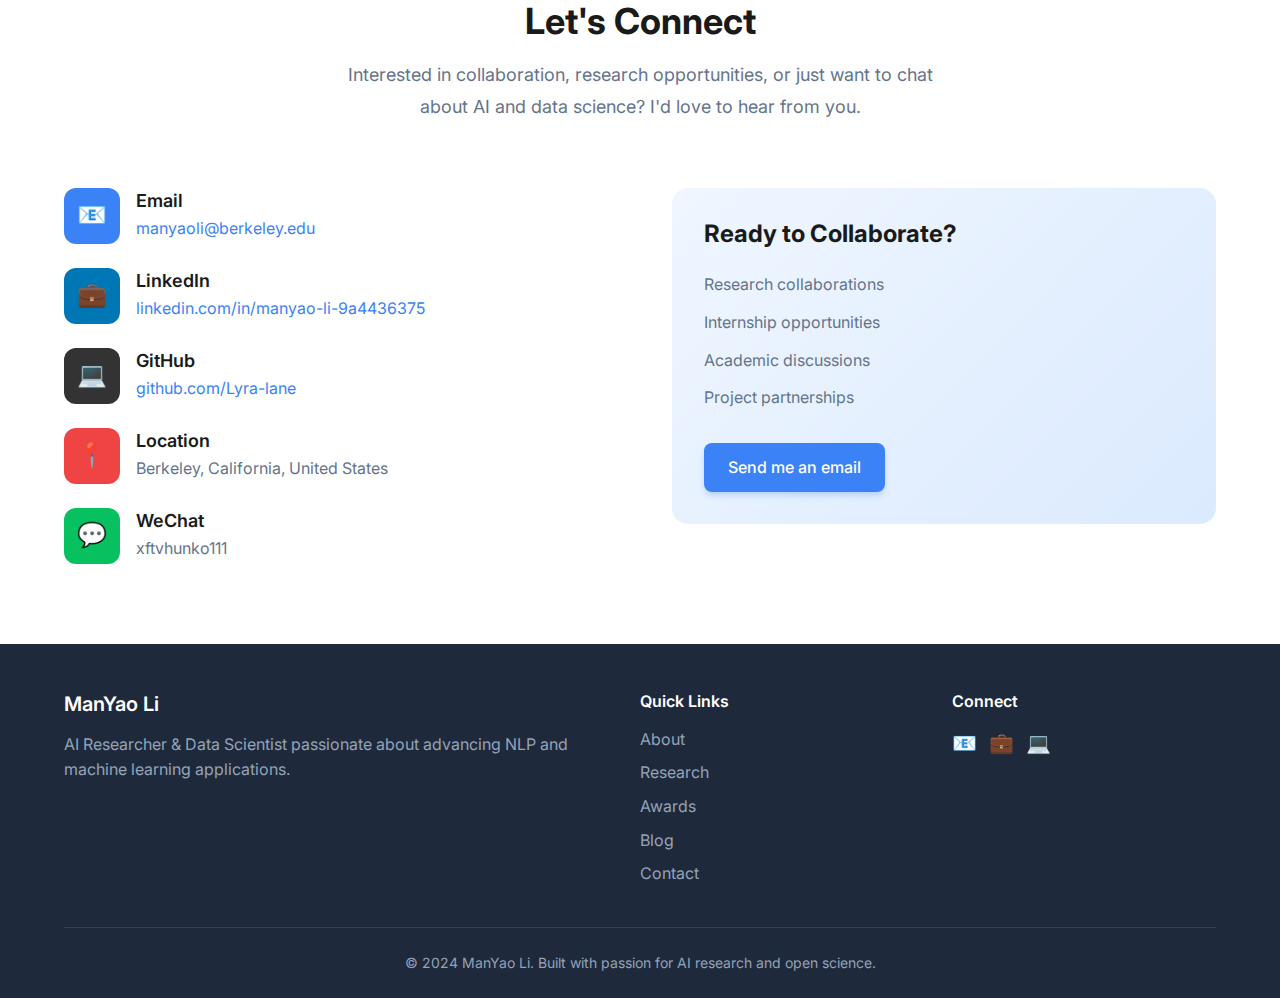
<file: docs/index-backup.html>
<!DOCTYPE html>
<html lang="en">
<head>
    <meta charset="UTF-8">
    <meta name="viewport" content="width=device-width, initial-scale=1.0">
    <title>李曼瑶 ManYao Li - AI Researcher & Data Scientist</title>
    <meta name="description" content="李曼瑶 ManYao Li - Statistics student at Beijing Normal University specializing in NLP, machine learning, and AI research. Chinese irony detection with LLaMA-2.">
    <meta name="keywords" content="AI researcher, data scientist, NLP, machine learning, Beijing Normal University, statistics, ManYao Li, 李曼瑶">
    
    <!-- Open Graph tags -->
    <meta property="og:title" content="李曼瑶 ManYao Li - AI Researcher & Data Scientist">
    <meta property="og:description" content="Statistics student at Beijing Normal University specializing in NLP, machine learning, and AI research.">
    <meta property="og:type" content="website">
    
    <!-- Google Fonts -->
    <link href="https://fonts.googleapis.com/css2?family=Inter:wght@300;400;500;600;700&display=swap" rel="stylesheet">
    
    <!-- CSS -->
    <link rel="stylesheet" href="styles.css">
</head>
<body>
    <!-- Navigation -->
    <nav class="navbar" id="navbar">
        <div class="nav-container">
            <div class="nav-brand">
                <span id="nav-name">ManYao Li</span>
            </div>
            <div class="nav-menu" id="nav-menu">
                <a href="#home" class="nav-link" data-en="Home" data-zh="首页">Home</a>
                <a href="#about" class="nav-link" data-en="About" data-zh="关于">About</a>
                <a href="#projects" class="nav-link" data-en="Projects" data-zh="项目">Projects</a>
                <a href="#awards" class="nav-link" data-en="Awards" data-zh="荣誉">Awards</a>
                <a href="#blog" class="nav-link" data-en="Blog" data-zh="博客">Blog</a>
                <a href="#contact" class="nav-link" data-en="Contact" data-zh="联系">Contact</a>
            </div>
            <div class="nav-controls">
                <button class="lang-toggle" id="lang-toggle">
                    <span class="lang-en">EN</span>
                    <span class="lang-divider">|</span>
                    <span class="lang-zh">中文</span>
                </button>
                <button class="mobile-menu-toggle" id="mobile-menu-toggle">
                    <span></span>
                    <span></span>
                    <span></span>
                </button>
            </div>
        </div>
    </nav>

    <!-- Hero Section -->
    <section id="home" class="hero">
        <div class="hero-container">
            <div class="hero-content">
                <div class="hero-text">
                    <span class="hero-greeting" data-en="Hello, I'm" data-zh="你好，我是">Hello, I'm</span>
                    <h1 class="hero-name" id="hero-name">ManYao Li</h1>
                    <h2 class="hero-title" data-en="AI Researcher & Data Scientist" data-zh="人工智能研究员与数据科学家">AI Researcher & Data Scientist</h2>
                    <p class="hero-description" data-en="Statistics student at Beijing Normal University passionate about NLP and machine learning. Currently leading research on Chinese irony detection using LLaMA-2." data-zh="北京师范大学统计学专业学生，热衷于自然语言处理和机器学习研究。目前主导基于LLaMA-2的中文反讽识别研究项目。">
                        Statistics student at Beijing Normal University passionate about NLP and machine learning. Currently leading research on Chinese irony detection using LLaMA-2.
                    </p>
                    <div class="hero-buttons">
                        <a href="#projects" class="btn btn-primary" data-en="View My Research" data-zh="查看我的研究">View My Research</a>
                        <a href="#contact" class="btn btn-secondary" data-en="Get In Touch" data-zh="联系我">Get In Touch</a>
                    </div>
                    <div class="hero-stats">
                        <div class="stat-item">
                            <div class="stat-number">3.8</div>
                            <div class="stat-label" data-en="GPA" data-zh="GPA">GPA</div>
                        </div>
                        <div class="stat-item">
                            <div class="stat-number">4+</div>
                            <div class="stat-label" data-en="Awards" data-zh="获奖">Awards</div>
                        </div>
                        <div class="stat-item">
                            <div class="stat-number">2+</div>
                            <div class="stat-label" data-en="Research Projects" data-zh="研究项目">Research Projects</div>
                        </div>
                    </div>
                </div>
                <div class="hero-image">
                    <div class="profile-image">
                        <img src="images/profile.jpg" alt="ManYao Li Professional Photo" id="profile-img">
                        <div class="profile-badge">✓</div>
                    </div>
                </div>
            </div>
        </div>
    </section>

    <!-- About Section -->
    <section id="about" class="about">
        <div class="container">
            <div class="section-header">
                <h2 class="section-title" data-en="About Me" data-zh="关于我">About Me</h2>
                <p class="section-description" data-en="Passionate about advancing AI research and applying machine learning to solve real-world problems." data-zh="热衷于推进人工智能研究，运用机器学习解决现实世界问题。">
                    Passionate about advancing AI research and applying machine learning to solve real-world problems.
                </p>
            </div>
            
            <div class="about-grid">
                <!-- Education -->
                <div class="about-card">
                    <div class="card-header">
                        <div class="card-icon education-icon">🎓</div>
                        <h3 data-en="Education" data-zh="教育背景">Education</h3>
                    </div>
                    <div class="card-content">
                        <h4 data-en="Beijing Normal University" data-zh="北京师范大学">Beijing Normal University</h4>
                        <p class="degree" data-en="Bachelor of Science in Statistics" data-zh="统计学学士">Bachelor of Science in Statistics</p>
                        <p class="period">2023 – 2027 | GPA: 3.8/4.0</p>
                        <div class="coursework">
                            <p class="coursework-label" data-en="Relevant Coursework:" data-zh="相关课程：">Relevant Coursework:</p>
                            <div class="course-tags">
                                <span class="course-tag" data-en="Probability Theory" data-zh="概率论">Probability Theory</span>
                                <span class="course-tag" data-en="Statistical Modeling" data-zh="统计建模">Statistical Modeling</span>
                                <span class="course-tag" data-en="Machine Learning" data-zh="机器学习">Machine Learning</span>
                                <span class="course-tag" data-en="Python Programming" data-zh="Python编程">Python Programming</span>
                                <span class="course-tag" data-en="Natural Language Processing" data-zh="自然语言处理">Natural Language Processing</span>
                            </div>
                        </div>
                    </div>
                </div>

                <!-- Experience -->
                <div class="about-card">
                    <div class="card-header">
                        <div class="card-icon experience-icon">💼</div>
                        <h3 data-en="Experience" data-zh="工作经历">Experience</h3>
                    </div>
                    <div class="card-content">
                        <div class="experience-item current">
                            <h4 data-en="Project Leader" data-zh="项目负责人">Project Leader</h4>
                            <p class="company" data-en="Beijing Normal University" data-zh="北京师范大学">Beijing Normal University</p>
                            <p class="period" data-en="May 2025 – Present" data-zh="2025年5月 – 至今">May 2025 – Present</p>
                            <ul class="experience-list">
                                <li data-en="Led research team of 4 students with university funding" data-zh="领导4人研究团队，获得大学资助">Led research team of 4 students with university funding</li>
                                <li data-en="Designed Chinese irony recognition model using LLaMA-2" data-zh="使用LLaMA-2设计中文反讽识别模型">Designed Chinese irony recognition model using LLaMA-2</li>
                                <li data-en="Improved F1-score against baseline models" data-zh="相比基线模型提升了F1分数">Improved F1-score against baseline models</li>
                            </ul>
                        </div>
                        <div class="experience-item">
                            <h4 data-en="Mathematics Teacher" data-zh="数学教师">Mathematics Teacher</h4>
                            <p class="company" data-en="Middle School of Fengtai" data-zh="丰台中学">Middle School of Fengtai</p>
                            <p class="period" data-en="June 2024 – August 2024" data-zh="2024年6月 – 2024年8月">June 2024 – August 2024</p>
                            <ul class="experience-list">
                                <li data-en="Designed interactive lessons for 40+ students" data-zh="为40多名学生设计互动课程">Designed interactive lessons for 40+ students</li>
                                <li data-en="Awarded 'Outstanding Educator' recognition" data-zh="获得'优秀教育工作者'称号">Awarded 'Outstanding Educator' recognition</li>
                            </ul>
                        </div>
                    </div>
                </div>
            </div>

            <!-- Skills Section -->
            <div class="skills-section">
                <h3 class="skills-title" data-en="Technical Skills" data-zh="技术技能">Technical Skills</h3>
                <div class="skills-grid">
                    <div class="skill-item">
                        <div class="skill-header">
                            <span class="skill-name">Python</span>
                            <span class="skill-percentage">90%</span>
                        </div>
                        <div class="skill-bar">
                            <div class="skill-progress" style="width: 90%"></div>
                        </div>
                    </div>
                    <div class="skill-item">
                        <div class="skill-header">
                            <span class="skill-name" data-en="Machine Learning" data-zh="机器学习">Machine Learning</span>
                            <span class="skill-percentage">85%</span>
                        </div>
                        <div class="skill-bar">
                            <div class="skill-progress" style="width: 85%"></div>
                        </div>
                    </div>
                    <div class="skill-item">
                        <div class="skill-header">
                            <span class="skill-name">R</span>
                            <span class="skill-percentage">80%</span>
                        </div>
                        <div class="skill-bar">
                            <div class="skill-progress" style="width: 80%"></div>
                        </div>
                    </div>
                    <div class="skill-item">
                        <div class="skill-header">
                            <span class="skill-name">NLP</span>
                            <span class="skill-percentage">85%</span>
                        </div>
                        <div class="skill-bar">
                            <div class="skill-progress" style="width: 85%"></div>
                        </div>
                    </div>
                    <div class="skill-item">
                        <div class="skill-header">
                            <span class="skill-name" data-en="Statistical Modeling" data-zh="统计建模">Statistical Modeling</span>
                            <span class="skill-percentage">88%</span>
                        </div>
                        <div class="skill-bar">
                            <div class="skill-progress" style="width: 88%"></div>
                        </div>
                    </div>
                    <div class="skill-item">
                        <div class="skill-header">
                            <span class="skill-name">SQL</span>
                            <span class="skill-percentage">75%</span>
                        </div>
                        <div class="skill-bar">
                            <div class="skill-progress" style="width: 75%"></div>
                        </div>
                    </div>
                </div>
            </div>
        </div>
    </section>

    <!-- Projects Section -->
    <section id="projects" class="projects">
        <div class="container">
            <div class="section-header">
                <h2 class="section-title" data-en="Research & Projects" data-zh="研究与项目">Research & Projects</h2>
                <p class="section-description" data-en="Explore my latest research work and academic projects in AI, NLP, and statistical modeling." data-zh="探索我在人工智能、自然语言处理和统计建模方面的最新研究工作和学术项目。">
                    Explore my latest research work and academic projects in AI, NLP, and statistical modeling.
                </p>
            </div>

            <div class="projects-grid">
                <div class="project-card research">
                    <div class="project-header">
                        <span class="project-status" data-en="Current Research" data-zh="当前研究">Current Research</span>
                        <div class="project-links">
                            <a href="#" class="project-link">📄</a>
                            <a href="#" class="project-link">🔗</a>
                        </div>
                    </div>
                    <h3 class="project-title" data-en="Chinese Irony Detection with LLaMA-2" data-zh="基于LLaMA-2的中文反讽识别">Chinese Irony Detection with LLaMA-2</h3>
                    <p class="project-description" data-en="Leading a university-funded research project to develop advanced NLP models for detecting irony and sarcasm in Chinese social media content using fine-tuned LLaMA-2 architecture." data-zh="主导一项大学资助的研究项目，使用微调的LLaMA-2架构开发先进的NLP模型，用于检测中文社交媒体内容中的反讽和讽刺。">
                        Leading a university-funded research project to develop advanced NLP models for detecting irony and sarcasm in Chinese social media content using fine-tuned LLaMA-2 architecture.
                    </p>
                    <div class="project-tech">
                        <span class="tech-tag">LLaMA-2</span>
                        <span class="tech-tag">NLP</span>
                        <span class="tech-tag">PyTorch</span>
                        <span class="tech-tag" data-en="Chinese" data-zh="中文">Chinese</span>
                    </div>
                    <div class="project-period" data-en="May 2025 – Present | Team Leader" data-zh="2025年5月 – 至今 | 团队负责人">May 2025 – Present | Team Leader</div>
                </div>

                <div class="project-card modeling">
                    <div class="project-header">
                        <span class="project-status" data-en="Statistical Modeling" data-zh="统计建模">Statistical Modeling</span>
                        <div class="project-links">
                            <a href="#" class="project-link">📄</a>
                            <a href="#" class="project-link">🔗</a>
                        </div>
                    </div>
                    <h3 class="project-title" data-en="Carbon-Neutral Bus Network Optimization" data-zh="碳中和公交网络优化">Carbon-Neutral Bus Network Optimization</h3>
                    <p class="project-description" data-en="Applied time-series and spatial regression models to optimize Beijing public transport routes under carbon emission constraints, integrating metro data for comprehensive network analysis." data-zh="应用时间序列和空间回归模型，在碳排放约束下优化北京公共交通路线，整合地铁数据进行综合网络分析。">
                        Applied time-series and spatial regression models to optimize Beijing public transport routes under carbon emission constraints, integrating metro data for comprehensive network analysis.
                    </p>
                    <div class="project-tech">
                        <span class="tech-tag">R</span>
                        <span class="tech-tag" data-en="Time Series" data-zh="时间序列">Time Series</span>
                        <span class="tech-tag" data-en="Regression" data-zh="回归分析">Regression</span>
                        <span class="tech-tag" data-en="Optimization" data-zh="优化">Optimization</span>
                    </div>
                    <div class="project-period" data-en="Academic Project | 2024" data-zh="学术项目 | 2024年">Academic Project | 2024</div>
                </div>

                <div class="project-card competition">
                    <div class="project-header">
                        <span class="project-status" data-en="First Prize" data-zh="一等奖">First Prize</span>
                        <div class="project-links">
                            <a href="#" class="project-link">📄</a>
                            <a href="#" class="project-link">🔗</a>
                        </div>
                    </div>
                    <h3 class="project-title" data-en="Market Research Competition (Team Lead)" data-zh="市场研究竞赛（团队负责人）">Market Research Competition (Team Lead)</h3>
                    <p class="project-description" data-en="Led a team to conduct comprehensive market analysis using conjoint analysis and pricing strategy simulations. Won First Prize in national competition through innovative statistical approaches." data-zh="带领团队进行全面的市场分析，使用联合分析和定价策略模拟。通过创新的统计方法在全国竞赛中获得一等奖。">
                        Led a team to conduct comprehensive market analysis using conjoint analysis and pricing strategy simulations. Won First Prize in national competition through innovative statistical approaches.
                    </p>
                    <div class="project-tech">
                        <span class="tech-tag">R</span>
                        <span class="tech-tag">Excel</span>
                        <span class="tech-tag" data-en="Conjoint Analysis" data-zh="联合分析">Conjoint Analysis</span>
                        <span class="tech-tag" data-en="Leadership" data-zh="领导力">Leadership</span>
                    </div>
                    <div class="project-period" data-en="National Competition | 2025" data-zh="全国竞赛 | 2025年">National Competition | 2025</div>
                </div>
            </div>
        </div>
    </section>

    <!-- Awards & Recognition Section -->
    <section id="awards" class="awards">
        <div class="container">
            <div class="section-header">
                <h2 class="section-title" data-en="Awards & Recognition" data-zh="荣誉与认可">Awards & Recognition</h2>
                <p class="section-description" data-en="Academic achievements, competition victories, and professional recognitions throughout my journey in statistics and AI research." data-zh="在统计学和人工智能研究道路上获得的学术成就、竞赛胜利和专业认可。">
                    Academic achievements, competition victories, and professional recognitions throughout my journey in statistics and AI research.
                </p>
            </div>

            <div class="awards-grid">
                <div class="award-card academic">
                    <div class="award-header">
                        <div class="award-icon academic-icon">🎓</div>
                        <span class="award-type" data-en="Academic Excellence" data-zh="学术优秀">Academic Excellence</span>
                    </div>
                    <h3 class="award-title" data-en="Dean's List" data-zh="院长嘉奖名单">Dean's List</h3>
                    <p class="award-description" data-en="Recognized for outstanding academic performance with GPA 3.8/4.0 in Statistics program at Beijing Normal University." data-zh="因在北京师范大学统计学专业中GPA 3.8/4.0的杰出学术表现而获得认可。">
                        Recognized for outstanding academic performance with GPA 3.8/4.0 in Statistics program at Beijing Normal University.
                    </p>
                    <div class="award-details">
                        <span class="award-institution" data-en="Beijing Normal University" data-zh="北京师范大学">Beijing Normal University</span>
                        <span class="award-date">2024</span>
                    </div>
                </div>

                <div class="award-card competition">
                    <div class="award-header">
                        <div class="award-icon competition-icon">🏆</div>
                        <span class="award-type" data-en="Competition" data-zh="竞赛">Competition</span>
                    </div>
                    <h3 class="award-title" data-en="First Prize - National Market Research Competition" data-zh="一等奖 - 全国市场研究竞赛">First Prize - National Market Research Competition</h3>
                    <p class="award-description" data-en="Led team to victory in national competition through innovative statistical analysis and comprehensive market research methodology." data-zh="通过创新的统计分析和全面的市场研究方法，带领团队在全国竞赛中获胜。">
                        Led team to victory in national competition through innovative statistical analysis and comprehensive market research methodology.
                    </p>
                    <div class="award-details">
                        <span class="award-institution" data-en="National Competition" data-zh="全国竞赛">National Competition</span>
                        <span class="award-date">2025</span>
                    </div>
                </div>

                <div class="award-card research">
                    <div class="award-header">
                        <div class="award-icon research-icon">🔬</div>
                        <span class="award-type" data-en="Research Grant" data-zh="研究资助">Research Grant</span>
                    </div>
                    <h3 class="award-title" data-en="University Research Funding" data-zh="大学研究资助">University Research Funding</h3>
                    <p class="award-description" data-en="Awarded competitive research grant to lead Chinese irony detection project using LLaMA-2, supporting team of 4 students." data-zh="获得竞争性研究资助，领导使用LLaMA-2的中文反讽检测项目，支持4名学生团队。">
                        Awarded competitive research grant to lead Chinese irony detection project using LLaMA-2, supporting team of 4 students.
                    </p>
                    <div class="award-details">
                        <span class="award-institution" data-en="Beijing Normal University" data-zh="北京师范大学">Beijing Normal University</span>
                        <span class="award-date">2025</span>
                    </div>
                </div>

                <div class="award-card professional">
                    <div class="award-header">
                        <div class="award-icon professional-icon">👨‍🏫</div>
                        <span class="award-type" data-en="Teaching Excellence" data-zh="教学优秀">Teaching Excellence</span>
                    </div>
                    <h3 class="award-title" data-en="Outstanding Educator Award" data-zh="优秀教育工作者奖">Outstanding Educator Award</h3>
                    <p class="award-description" data-en="Recognized for exceptional teaching performance and innovative instructional methods during summer mathematics teaching position." data-zh="因在暑期数学教学岗位上的卓越教学表现和创新教学方法而获得认可。">
                        Recognized for exceptional teaching performance and innovative instructional methods during summer mathematics teaching position.
                    </p>
                    <div class="award-details">
                        <span class="award-institution" data-en="Middle School of Fengtai" data-zh="丰台中学">Middle School of Fengtai</span>
                        <span class="award-date">2024</span>
                    </div>
                </div>

                <div class="award-card scholarship">
                    <div class="award-header">
                        <div class="award-icon scholarship-icon">💰</div>
                        <span class="award-type" data-en="Scholarship" data-zh="奖学金">Scholarship</span>
                    </div>
                    <h3 class="award-title" data-en="Academic Merit Scholarship" data-zh="学业优秀奖学金">Academic Merit Scholarship</h3>
                    <p class="award-description" data-en="Awarded based on academic excellence and research potential in statistical sciences and data analysis." data-zh="基于在统计科学和数据分析方面的学术优秀和研究潜力而获奖。">
                        Awarded based on academic excellence and research potential in statistical sciences and data analysis.
                    </p>
                    <div class="award-details">
                        <span class="award-institution" data-en="Beijing Normal University" data-zh="北京师范大学">Beijing Normal University</span>
                        <span class="award-date">2024</span>
                    </div>
                </div>

                <div class="award-card leadership">
                    <div class="award-header">
                        <div class="award-icon leadership-icon">👥</div>
                        <span class="award-type" data-en="Leadership" data-zh="领导力">Leadership</span>
                    </div>
                    <h3 class="award-title" data-en="Project Leadership Recognition" data-zh="项目领导力认可">Project Leadership Recognition</h3>
                    <p class="award-description" data-en="Acknowledged for outstanding leadership skills in managing research teams and coordinating academic projects." data-zh="因在管理研究团队和协调学术项目方面的杰出领导技能而获得认可。">
                        Acknowledged for outstanding leadership skills in managing research teams and coordinating academic projects.
                    </p>
                    <div class="award-details">
                        <span class="award-institution" data-en="Beijing Normal University" data-zh="北京师范大学">Beijing Normal University</span>
                        <span class="award-date">2025</span>
                    </div>
                </div>
            </div>
        </div>
    </section>

    <!-- Blog Section -->
    <section id="blog" class="blog">
        <div class="container">
            <div class="section-header">
                <h2 class="section-title" data-en="Blog & Insights" data-zh="博客与见解">Blog & Insights</h2>
                <p class="section-description" data-en="Sharing thoughts on AI research, technical discoveries, and academic reflections." data-zh="分享关于人工智能研究、技术发现和学术思考的想法。">
                    Sharing thoughts on AI research, technical discoveries, and academic reflections.
                </p>
            </div>

            <div class="blog-grid">
                <article class="blog-card technical">
                    <div class="blog-header">
                        <span class="blog-category" data-en="Technical" data-zh="技术">Technical</span>
                        <span class="blog-date">Dec 2024</span>
                    </div>
                    <h3 class="blog-title" data-en="Fine-tuning LLaMA-2 for Chinese NLP: Lessons Learned" data-zh="为中文NLP微调LLaMA-2：经验总结">Fine-tuning LLaMA-2 for Chinese NLP: Lessons Learned</h3>
                    <p class="blog-excerpt" data-en="Exploring the challenges and solutions in adapting large language models for Chinese irony detection, including data preprocessing and model optimization strategies..." data-zh="探索在将大型语言模型适应中文反讽检测中的挑战和解决方案，包括数据预处理和模型优化策略...">
                        Exploring the challenges and solutions in adapting large language models for Chinese irony detection, including data preprocessing and model optimization strategies...
                    </p>
                    <a href="#" class="blog-link" data-en="Read More" data-zh="阅读更多">Read More →</a>
                </article>

                <article class="blog-card research">
                    <div class="blog-header">
                        <span class="blog-category" data-en="Research" data-zh="研究">Research</span>
                        <span class="blog-date">Nov 2024</span>
                    </div>
                    <h3 class="blog-title" data-en="Statistical Modeling in Transportation: A Case Study" data-zh="交通统计建模：案例研究">Statistical Modeling in Transportation: A Case Study</h3>
                    <p class="blog-excerpt" data-en="How we applied advanced statistical methods to optimize Beijing's public transport network while considering environmental constraints and passenger demand patterns..." data-zh="我们如何应用先进的统计方法来优化北京的公共交通网络，同时考虑环境约束和乘客需求模式...">
                        How we applied advanced statistical methods to optimize Beijing's public transport network while considering environmental constraints and passenger demand patterns...
                    </p>
                    <a href="#" class="blog-link" data-en="Read More" data-zh="阅读更多">Read More →</a>
                </article>

                <article class="blog-card reflection">
                    <div class="blog-header">
                        <span class="blog-category" data-en="Reflection" data-zh="思考">Reflection</span>
                        <span class="blog-date">Oct 2024</span>
                    </div>
                    <h3 class="blog-title" data-en="From Teaching to Research: Bridging Academia and Practice" data-zh="从教学到研究：连接学术与实践">From Teaching to Research: Bridging Academia and Practice</h3>
                    <p class="blog-excerpt" data-en="Reflections on my summer teaching experience and how it shaped my approach to research communication and public engagement in data science..." data-zh="对我暑期教学经历的反思，以及它如何塑造了我在数据科学中的研究传播和公众参与方法...">
                        Reflections on my summer teaching experience and how it shaped my approach to research communication and public engagement in data science...
                    </p>
                    <a href="#" class="blog-link" data-en="Read More" data-zh="阅读更多">Read More →</a>
                </article>
            </div>
        </div>
    </section>

    <!-- Contact Section -->
    <section id="contact" class="contact">
        <div class="container">
            <div class="section-header">
                <h2 class="section-title" data-en="Let's Connect" data-zh="联系我">Let's Connect</h2>
                <p class="section-description" data-en="Interested in collaboration, research opportunities, or just want to chat about AI and data science? I'd love to hear from you." data-zh="对合作、研究机会感兴趣，或只是想聊聊人工智能和数据科学？我很乐意听到您的想法。">
                    Interested in collaboration, research opportunities, or just want to chat about AI and data science? I'd love to hear from you.
                </p>
            </div>

            <div class="contact-grid">
                <div class="contact-info">
                    <div class="contact-item">
                        <div class="contact-icon email-icon">📧</div>
                        <div class="contact-details">
                            <h3 data-en="Email" data-zh="邮箱">Email</h3>
                            <a href="mailto:manyaoli@berkeley.edu">manyaoli@berkeley.edu</a>
                        </div>
                    </div>
                    <div class="contact-item">
                        <div class="contact-icon linkedin-icon">💼</div>
                        <div class="contact-details">
                            <h3>LinkedIn</h3>
                            <a href="https://www.linkedin.com/in/manyao-li-9a4436375" target="_blank">linkedin.com/in/manyao-li-9a4436375</a>
                        </div>
                    </div>
                    <div class="contact-item">
                        <div class="contact-icon github-icon">💻</div>
                        <div class="contact-details">
                            <h3>GitHub</h3>
                            <a href="https://github.com/Lyra-lane" target="_blank">github.com/Lyra-lane</a>
                        </div>
                    </div>
                    <div class="contact-item">
                        <div class="contact-icon location-icon">📍</div>
                        <div class="contact-details">
                            <h3 data-en="Location" data-zh="位置">Location</h3>
                            <span data-en="Berkeley, California, United States" data-zh="美国加利福尼亚州伯克利">Berkeley, California, United States</span>
                        </div>
                    </div>
                    <div class="contact-item">
                        <div class="contact-icon wechat-icon">💬</div>
                        <div class="contact-details">
                            <h3>WeChat</h3>
                            <span>xftvhunko111</span>
                        </div>
                    </div>
                </div>

                <div class="contact-cta">
                    <h3 data-en="Ready to Collaborate?" data-zh="准备合作了吗？">Ready to Collaborate?</h3>
                    <ul class="collaboration-list">
                        <li data-en="Research collaborations" data-zh="研究合作">✓ Research collaborations</li>
                        <li data-en="Internship opportunities" data-zh="实习机会">✓ Internship opportunities</li>
                        <li data-en="Academic discussions" data-zh="学术讨论">✓ Academic discussions</li>
                        <li data-en="Project partnerships" data-zh="项目合作">✓ Project partnerships</li>
                    </ul>
                    <a href="mailto:manyaoli@berkeley.edu" class="btn btn-primary" data-en="Send me an email" data-zh="给我发邮件">Send me an email</a>
                </div>
            </div>
        </div>
    </section>

    <!-- Footer -->
    <footer class="footer">
        <div class="container">
            <div class="footer-grid">
                <div class="footer-brand">
                    <h3 id="footer-name">ManYao Li</h3>
                    <p data-en="AI Researcher & Data Scientist passionate about advancing NLP and machine learning applications." data-zh="热衷于推进NLP和机器学习应用的人工智能研究员和数据科学家。">
                        AI Researcher & Data Scientist passionate about advancing NLP and machine learning applications.
                    </p>
                </div>
                <div class="footer-links">
                    <h4 data-en="Quick Links" data-zh="快速链接">Quick Links</h4>
                    <ul>
                        <li><a href="#about" data-en="About" data-zh="关于">About</a></li>
                        <li><a href="#projects" data-en="Research" data-zh="研究">Research</a></li>
                        <li><a href="#awards" data-en="Awards" data-zh="荣誉">Awards</a></li>
                        <li><a href="#blog" data-en="Blog" data-zh="博客">Blog</a></li>
                        <li><a href="#contact" data-en="Contact" data-zh="联系">Contact</a></li>
                    </ul>
                </div>
                <div class="footer-social">
                    <h4 data-en="Connect" data-zh="联系方式">Connect</h4>
                    <div class="social-links">
                        <a href="mailto:manyaoli@berkeley.edu" aria-label="Email">📧</a>
                        <a href="https://www.linkedin.com/in/manyao-li-9a4436375" target="_blank" aria-label="LinkedIn">💼</a>
                        <a href="https://github.com/Lyra-lane" target="_blank" aria-label="GitHub">💻</a>
                    </div>
                </div>
            </div>
            <div class="footer-bottom">
                <p data-en="© 2024 ManYao Li. Built with passion for AI research and open science." data-zh="© 2024 李曼瑶。怀着对人工智能研究和开放科学的热情而构建。">
                    © 2024 ManYao Li. Built with passion for AI research and open science.
                </p>
            </div>
        </div>
    </footer>

    <!-- JavaScript -->
    <script src="script.js"></script>
</body>
</html>
</file>
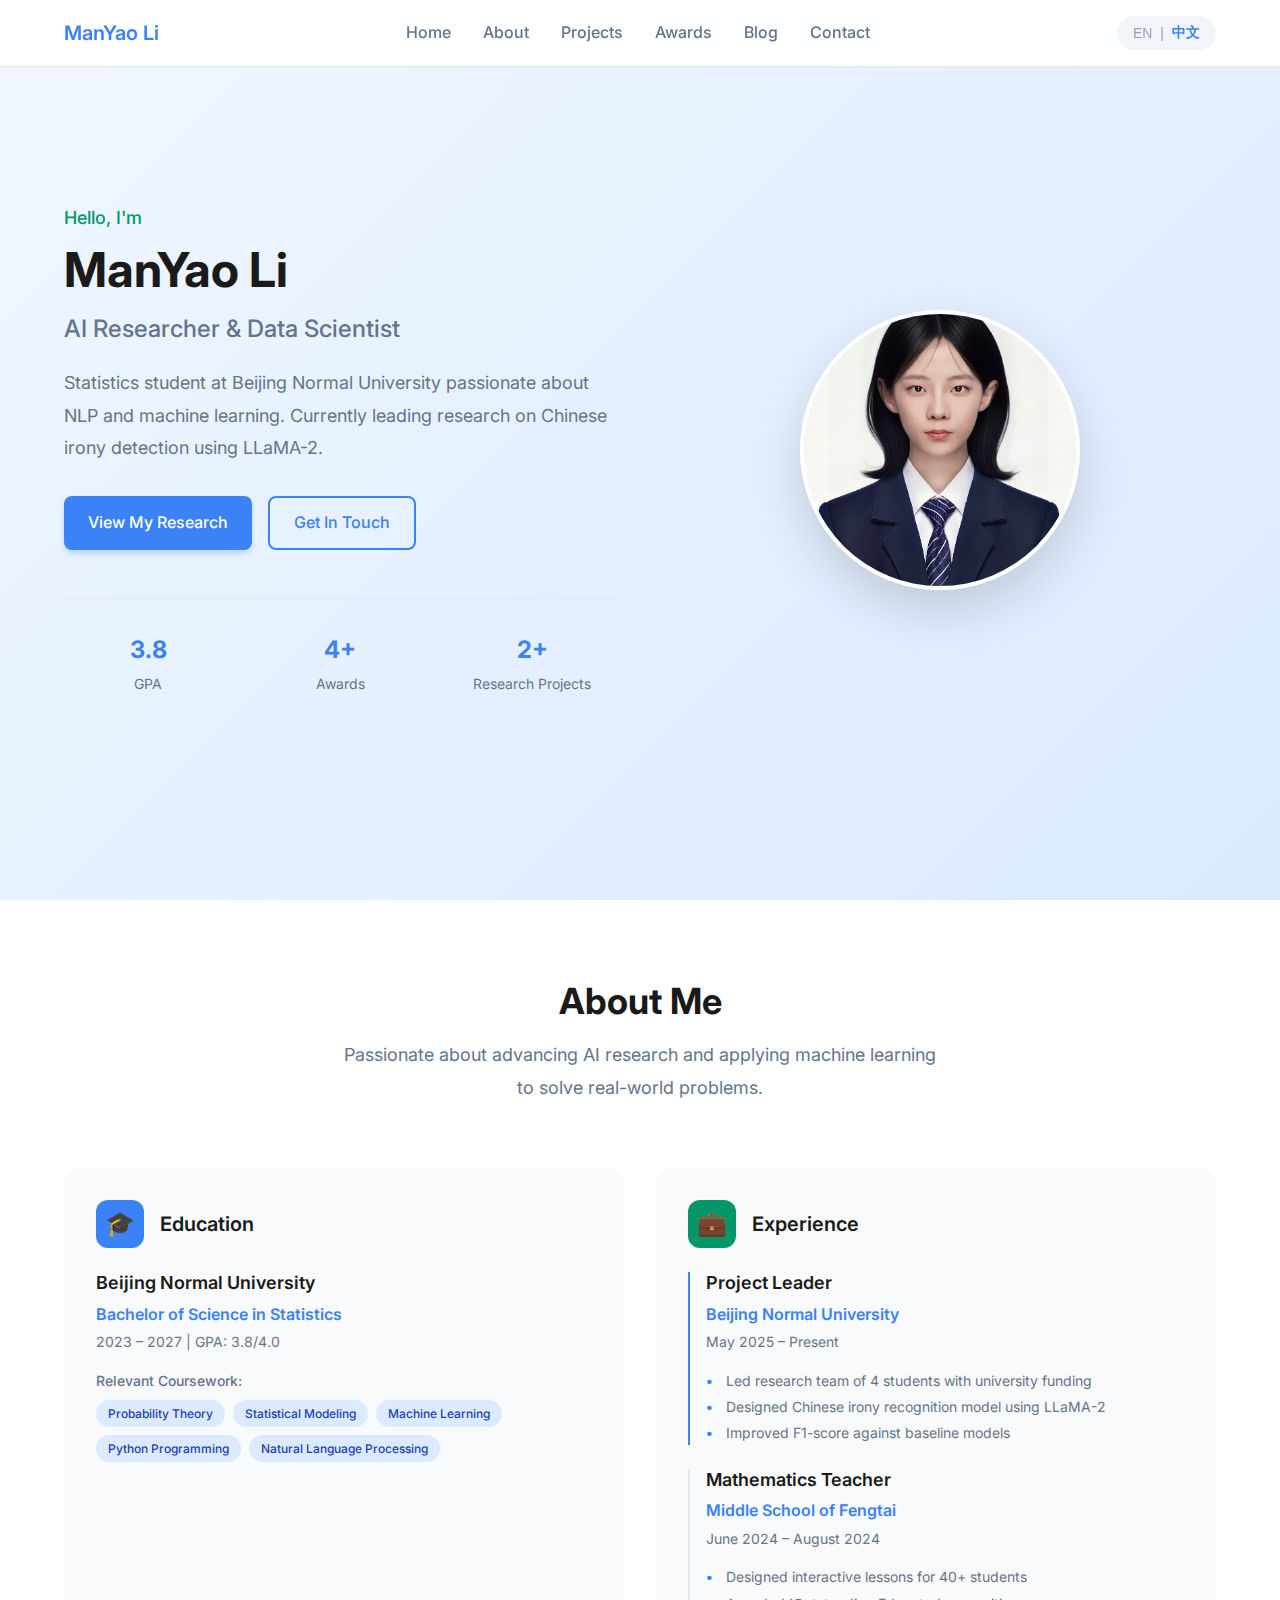
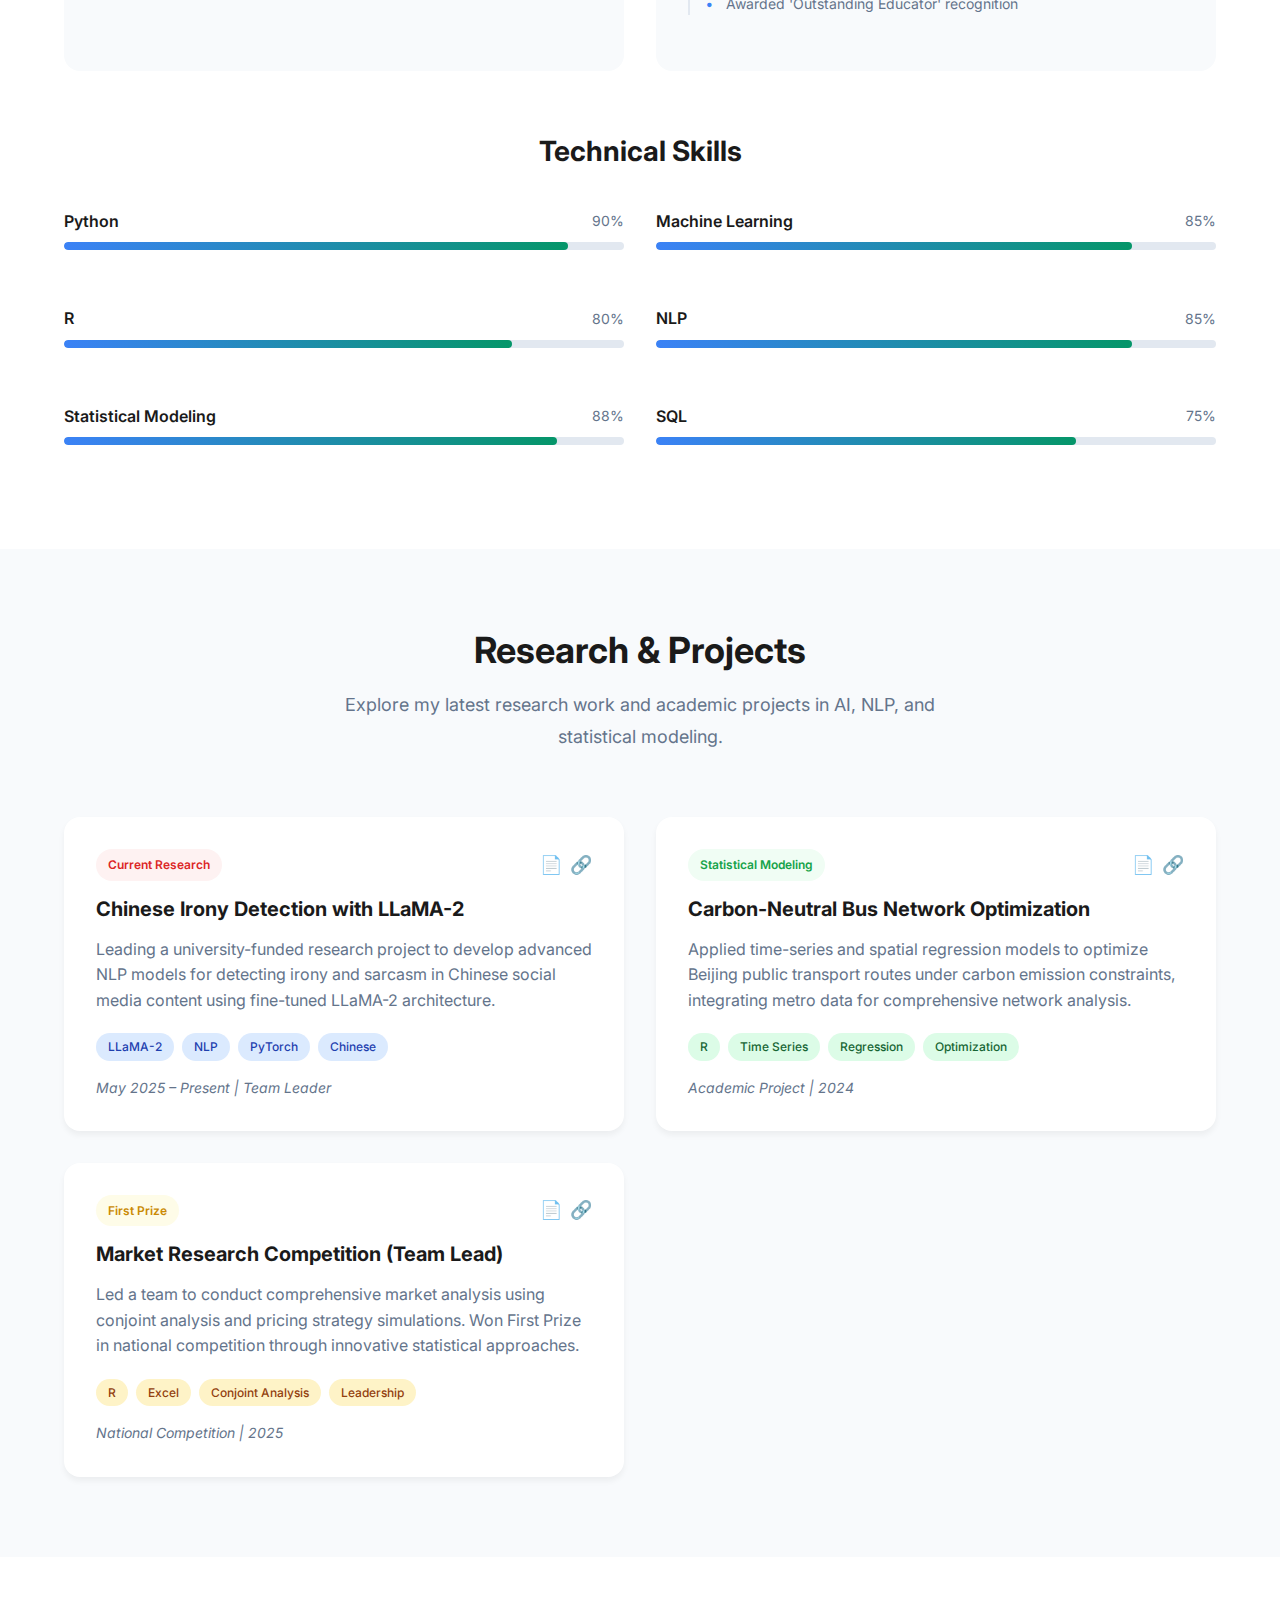
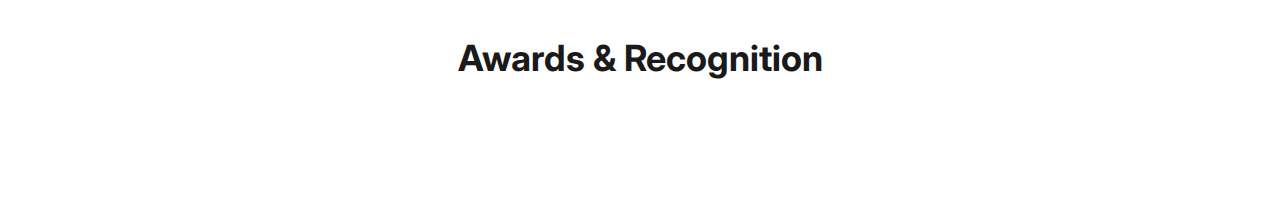
<file: docs/temp-start.html>
<!DOCTYPE html>
<html lang="en">
<head>
    <meta charset="UTF-8">
    <meta name="viewport" content="width=device-width, initial-scale=1.0">
    <title>李曼瑶 ManYao Li - AI Researcher & Data Scientist</title>
    <meta name="description" content="李曼瑶 ManYao Li - Statistics student at Beijing Normal University specializing in NLP, machine learning, and AI research. Chinese irony detection with LLaMA-2.">
    <meta name="keywords" content="AI researcher, data scientist, NLP, machine learning, Beijing Normal University, statistics, ManYao Li, 李曼瑶">
    
    <!-- Open Graph tags -->
    <meta property="og:title" content="李曼瑶 ManYao Li - AI Researcher & Data Scientist">
    <meta property="og:description" content="Statistics student at Beijing Normal University specializing in NLP, machine learning, and AI research.">
    <meta property="og:type" content="website">
    
    <!-- Google Fonts -->
    <link href="https://fonts.googleapis.com/css2?family=Inter:wght@300;400;500;600;700&display=swap" rel="stylesheet">
    
    <!-- CSS -->
    <link rel="stylesheet" href="styles.css">
</head>
<body>
    <!-- Navigation -->
    <nav class="navbar" id="navbar">
        <div class="nav-container">
            <div class="nav-brand">
                <span id="nav-name">ManYao Li</span>
            </div>
            <div class="nav-menu" id="nav-menu">
                <a href="#home" class="nav-link" data-en="Home" data-zh="首页">Home</a>
                <a href="#about" class="nav-link" data-en="About" data-zh="关于">About</a>
                <a href="#projects" class="nav-link" data-en="Projects" data-zh="项目">Projects</a>
                <a href="#awards" class="nav-link" data-en="Awards" data-zh="荣誉">Awards</a>
                <a href="#blog" class="nav-link" data-en="Blog" data-zh="博客">Blog</a>
                <a href="#contact" class="nav-link" data-en="Contact" data-zh="联系">Contact</a>
            </div>
            <div class="nav-controls">
                <button class="lang-toggle" id="lang-toggle">
                    <span class="lang-en">EN</span>
                    <span class="lang-divider">|</span>
                    <span class="lang-zh">中文</span>
                </button>
                <button class="mobile-menu-toggle" id="mobile-menu-toggle">
                    <span></span>
                    <span></span>
                    <span></span>
                </button>
            </div>
        </div>
    </nav>

    <!-- Hero Section -->
    <section id="home" class="hero">
        <div class="hero-container">
            <div class="hero-content">
                <div class="hero-text">
                    <span class="hero-greeting" data-en="Hello, I'm" data-zh="你好，我是">Hello, I'm</span>
                    <h1 class="hero-name" id="hero-name">ManYao Li</h1>
                    <h2 class="hero-title" data-en="AI Researcher & Data Scientist" data-zh="人工智能研究员与数据科学家">AI Researcher & Data Scientist</h2>
                    <p class="hero-description" data-en="Statistics student at Beijing Normal University passionate about NLP and machine learning. Currently leading research on Chinese irony detection using LLaMA-2." data-zh="北京师范大学统计学专业学生，热衷于自然语言处理和机器学习研究。目前主导基于LLaMA-2的中文反讽识别研究项目。">
                        Statistics student at Beijing Normal University passionate about NLP and machine learning. Currently leading research on Chinese irony detection using LLaMA-2.
                    </p>
                    <div class="hero-buttons">
                        <a href="#projects" class="btn btn-primary" data-en="View My Research" data-zh="查看我的研究">View My Research</a>
                        <a href="#contact" class="btn btn-secondary" data-en="Get In Touch" data-zh="联系我">Get In Touch</a>
                    </div>
                    <div class="hero-stats">
                        <div class="stat-item">
                            <div class="stat-number">3.8</div>
                            <div class="stat-label" data-en="GPA" data-zh="GPA">GPA</div>
                        </div>
                        <div class="stat-item">
                            <div class="stat-number">4+</div>
                            <div class="stat-label" data-en="Awards" data-zh="获奖">Awards</div>
                        </div>
                        <div class="stat-item">
                            <div class="stat-number">2+</div>
                            <div class="stat-label" data-en="Research Projects" data-zh="研究项目">Research Projects</div>
                        </div>
                    </div>
                </div>
                <div class="hero-image">
                    <div class="profile-image">
                        <img src="images/profile.jpg" alt="ManYao Li Professional Photo" id="profile-img">
                        <div class="profile-badge">✓</div>
                    </div>
                </div>
            </div>
        </div>
    </section>

    <!-- About Section -->
    <section id="about" class="about">
        <div class="container">
            <div class="section-header">
                <h2 class="section-title" data-en="About Me" data-zh="关于我">About Me</h2>
                <p class="section-description" data-en="Passionate about advancing AI research and applying machine learning to solve real-world problems." data-zh="热衷于推进人工智能研究，运用机器学习解决现实世界问题。">
                    Passionate about advancing AI research and applying machine learning to solve real-world problems.
                </p>
            </div>
            
            <div class="about-grid">
                <!-- Education -->
                <div class="about-card">
                    <div class="card-header">
                        <div class="card-icon education-icon">🎓</div>
                        <h3 data-en="Education" data-zh="教育背景">Education</h3>
                    </div>
                    <div class="card-content">
                        <h4 data-en="Beijing Normal University" data-zh="北京师范大学">Beijing Normal University</h4>
                        <p class="degree" data-en="Bachelor of Science in Statistics" data-zh="统计学学士">Bachelor of Science in Statistics</p>
                        <p class="period">2023 – 2027 | GPA: 3.8/4.0</p>
                        <div class="coursework">
                            <p class="coursework-label" data-en="Relevant Coursework:" data-zh="相关课程：">Relevant Coursework:</p>
                            <div class="course-tags">
                                <span class="course-tag" data-en="Probability Theory" data-zh="概率论">Probability Theory</span>
                                <span class="course-tag" data-en="Statistical Modeling" data-zh="统计建模">Statistical Modeling</span>
                                <span class="course-tag" data-en="Machine Learning" data-zh="机器学习">Machine Learning</span>
                                <span class="course-tag" data-en="Python Programming" data-zh="Python编程">Python Programming</span>
                                <span class="course-tag" data-en="Natural Language Processing" data-zh="自然语言处理">Natural Language Processing</span>
                            </div>
                        </div>
                    </div>
                </div>

                <!-- Experience -->
                <div class="about-card">
                    <div class="card-header">
                        <div class="card-icon experience-icon">💼</div>
                        <h3 data-en="Experience" data-zh="工作经历">Experience</h3>
                    </div>
                    <div class="card-content">
                        <div class="experience-item current">
                            <h4 data-en="Project Leader" data-zh="项目负责人">Project Leader</h4>
                            <p class="company" data-en="Beijing Normal University" data-zh="北京师范大学">Beijing Normal University</p>
                            <p class="period" data-en="May 2025 – Present" data-zh="2025年5月 – 至今">May 2025 – Present</p>
                            <ul class="experience-list">
                                <li data-en="Led research team of 4 students with university funding" data-zh="领导4人研究团队，获得大学资助">Led research team of 4 students with university funding</li>
                                <li data-en="Designed Chinese irony recognition model using LLaMA-2" data-zh="使用LLaMA-2设计中文反讽识别模型">Designed Chinese irony recognition model using LLaMA-2</li>
                                <li data-en="Improved F1-score against baseline models" data-zh="相比基线模型提升了F1分数">Improved F1-score against baseline models</li>
                            </ul>
                        </div>
                        <div class="experience-item">
                            <h4 data-en="Mathematics Teacher" data-zh="数学教师">Mathematics Teacher</h4>
                            <p class="company" data-en="Middle School of Fengtai" data-zh="丰台中学">Middle School of Fengtai</p>
                            <p class="period" data-en="June 2024 – August 2024" data-zh="2024年6月 – 2024年8月">June 2024 – August 2024</p>
                            <ul class="experience-list">
                                <li data-en="Designed interactive lessons for 40+ students" data-zh="为40多名学生设计互动课程">Designed interactive lessons for 40+ students</li>
                                <li data-en="Awarded 'Outstanding Educator' recognition" data-zh="获得'优秀教育工作者'称号">Awarded 'Outstanding Educator' recognition</li>
                            </ul>
                        </div>
                    </div>
                </div>
            </div>

            <!-- Skills Section -->
            <div class="skills-section">
                <h3 class="skills-title" data-en="Technical Skills" data-zh="技术技能">Technical Skills</h3>
                <div class="skills-grid">
                    <div class="skill-item">
                        <div class="skill-header">
                            <span class="skill-name">Python</span>
                            <span class="skill-percentage">90%</span>
                        </div>
                        <div class="skill-bar">
                            <div class="skill-progress" style="width: 90%"></div>
                        </div>
                    </div>
                    <div class="skill-item">
                        <div class="skill-header">
                            <span class="skill-name" data-en="Machine Learning" data-zh="机器学习">Machine Learning</span>
                            <span class="skill-percentage">85%</span>
                        </div>
                        <div class="skill-bar">
                            <div class="skill-progress" style="width: 85%"></div>
                        </div>
                    </div>
                    <div class="skill-item">
                        <div class="skill-header">
                            <span class="skill-name">R</span>
                            <span class="skill-percentage">80%</span>
                        </div>
                        <div class="skill-bar">
                            <div class="skill-progress" style="width: 80%"></div>
                        </div>
                    </div>
                    <div class="skill-item">
                        <div class="skill-header">
                            <span class="skill-name">NLP</span>
                            <span class="skill-percentage">85%</span>
                        </div>
                        <div class="skill-bar">
                            <div class="skill-progress" style="width: 85%"></div>
                        </div>
                    </div>
                    <div class="skill-item">
                        <div class="skill-header">
                            <span class="skill-name" data-en="Statistical Modeling" data-zh="统计建模">Statistical Modeling</span>
                            <span class="skill-percentage">88%</span>
                        </div>
                        <div class="skill-bar">
                            <div class="skill-progress" style="width: 88%"></div>
                        </div>
                    </div>
                    <div class="skill-item">
                        <div class="skill-header">
                            <span class="skill-name">SQL</span>
                            <span class="skill-percentage">75%</span>
                        </div>
                        <div class="skill-bar">
                            <div class="skill-progress" style="width: 75%"></div>
                        </div>
                    </div>
                </div>
            </div>
        </div>
    </section>

    <!-- Projects Section -->
    <section id="projects" class="projects">
        <div class="container">
            <div class="section-header">
                <h2 class="section-title" data-en="Research & Projects" data-zh="研究与项目">Research & Projects</h2>
                <p class="section-description" data-en="Explore my latest research work and academic projects in AI, NLP, and statistical modeling." data-zh="探索我在人工智能、自然语言处理和统计建模方面的最新研究工作和学术项目。">
                    Explore my latest research work and academic projects in AI, NLP, and statistical modeling.
                </p>
            </div>

            <div class="projects-grid">
                <div class="project-card research">
                    <div class="project-header">
                        <span class="project-status" data-en="Current Research" data-zh="当前研究">Current Research</span>
                        <div class="project-links">
                            <a href="#" class="project-link">📄</a>
                            <a href="#" class="project-link">🔗</a>
                        </div>
                    </div>
                    <h3 class="project-title" data-en="Chinese Irony Detection with LLaMA-2" data-zh="基于LLaMA-2的中文反讽识别">Chinese Irony Detection with LLaMA-2</h3>
                    <p class="project-description" data-en="Leading a university-funded research project to develop advanced NLP models for detecting irony and sarcasm in Chinese social media content using fine-tuned LLaMA-2 architecture." data-zh="主导一项大学资助的研究项目，使用微调的LLaMA-2架构开发先进的NLP模型，用于检测中文社交媒体内容中的反讽和讽刺。">
                        Leading a university-funded research project to develop advanced NLP models for detecting irony and sarcasm in Chinese social media content using fine-tuned LLaMA-2 architecture.
                    </p>
                    <div class="project-tech">
                        <span class="tech-tag">LLaMA-2</span>
                        <span class="tech-tag">NLP</span>
                        <span class="tech-tag">PyTorch</span>
                        <span class="tech-tag" data-en="Chinese" data-zh="中文">Chinese</span>
                    </div>
                    <div class="project-period" data-en="May 2025 – Present | Team Leader" data-zh="2025年5月 – 至今 | 团队负责人">May 2025 – Present | Team Leader</div>
                </div>

                <div class="project-card modeling">
                    <div class="project-header">
                        <span class="project-status" data-en="Statistical Modeling" data-zh="统计建模">Statistical Modeling</span>
                        <div class="project-links">
                            <a href="#" class="project-link">📄</a>
                            <a href="#" class="project-link">🔗</a>
                        </div>
                    </div>
                    <h3 class="project-title" data-en="Carbon-Neutral Bus Network Optimization" data-zh="碳中和公交网络优化">Carbon-Neutral Bus Network Optimization</h3>
                    <p class="project-description" data-en="Applied time-series and spatial regression models to optimize Beijing public transport routes under carbon emission constraints, integrating metro data for comprehensive network analysis." data-zh="应用时间序列和空间回归模型，在碳排放约束下优化北京公共交通路线，整合地铁数据进行综合网络分析。">
                        Applied time-series and spatial regression models to optimize Beijing public transport routes under carbon emission constraints, integrating metro data for comprehensive network analysis.
                    </p>
                    <div class="project-tech">
                        <span class="tech-tag">R</span>
                        <span class="tech-tag" data-en="Time Series" data-zh="时间序列">Time Series</span>
                        <span class="tech-tag" data-en="Regression" data-zh="回归分析">Regression</span>
                        <span class="tech-tag" data-en="Optimization" data-zh="优化">Optimization</span>
                    </div>
                    <div class="project-period" data-en="Academic Project | 2024" data-zh="学术项目 | 2024年">Academic Project | 2024</div>
                </div>

                <div class="project-card competition">
                    <div class="project-header">
                        <span class="project-status" data-en="First Prize" data-zh="一等奖">First Prize</span>
                        <div class="project-links">
                            <a href="#" class="project-link">📄</a>
                            <a href="#" class="project-link">🔗</a>
                        </div>
                    </div>
                    <h3 class="project-title" data-en="Market Research Competition (Team Lead)" data-zh="市场研究竞赛（团队负责人）">Market Research Competition (Team Lead)</h3>
                    <p class="project-description" data-en="Led a team to conduct comprehensive market analysis using conjoint analysis and pricing strategy simulations. Won First Prize in national competition through innovative statistical approaches." data-zh="带领团队进行全面的市场分析，使用联合分析和定价策略模拟。通过创新的统计方法在全国竞赛中获得一等奖。">
                        Led a team to conduct comprehensive market analysis using conjoint analysis and pricing strategy simulations. Won First Prize in national competition through innovative statistical approaches.
                    </p>
                    <div class="project-tech">
                        <span class="tech-tag">R</span>
                        <span class="tech-tag">Excel</span>
                        <span class="tech-tag" data-en="Conjoint Analysis" data-zh="联合分析">Conjoint Analysis</span>
                        <span class="tech-tag" data-en="Leadership" data-zh="领导力">Leadership</span>
                    </div>
                    <div class="project-period" data-en="National Competition | 2025" data-zh="全国竞赛 | 2025年">National Competition | 2025</div>
                </div>
            </div>
        </div>
    </section>

    <!-- Awards & Recognition Section -->
    <section id="awards" class="awards">
        <div class="container">
            <div class="section-header">
                <h2 class="section-title" data-en="Awards & Recognition" data-zh="荣誉与认可">Awards & Recognition</h2>
                <p class="section-description" data-en="Academic achievements, competition victories, and professional recognitions throughout my journey in statistics and AI research." data-zh="在统计学和人工智能研究道路上获得的学术成就、竞赛胜利和专业认可。">
</file>
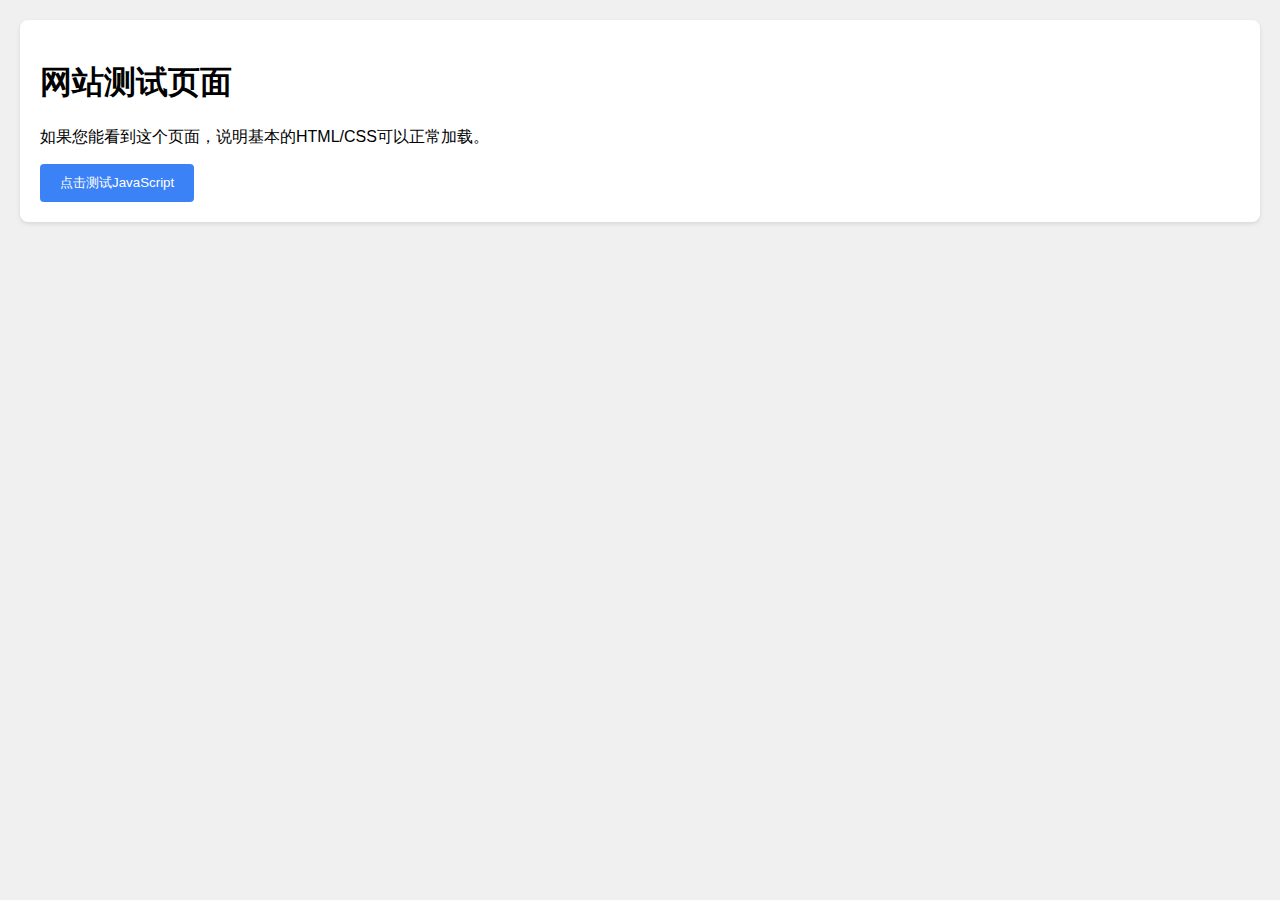
<file: docs/test.html>
<!DOCTYPE html>
<html lang="en">
<head>
    <meta charset="UTF-8">
    <meta name="viewport" content="width=device-width, initial-scale=1.0">
    <title>Test Page</title>
    <style>
        body {
            font-family: Arial, sans-serif;
            margin: 20px;
            background-color: #f0f0f0;
        }
        .test-container {
            background-color: white;
            padding: 20px;
            border-radius: 8px;
            box-shadow: 0 2px 4px rgba(0,0,0,0.1);
        }
        .test-button {
            background-color: #3b82f6;
            color: white;
            padding: 10px 20px;
            border: none;
            border-radius: 4px;
            cursor: pointer;
        }
    </style>
</head>
<body>
    <div class="test-container">
        <h1>网站测试页面</h1>
        <p>如果您能看到这个页面，说明基本的HTML/CSS可以正常加载。</p>
        <button class="test-button" onclick="testFunction()">点击测试JavaScript</button>
        <div id="test-result"></div>
    </div>
    
    <script>
        function testFunction() {
            document.getElementById('test-result').innerHTML = '<p style="color: green;">JavaScript正常工作！</p>';
        }
        
        console.log('测试页面加载完成');
    </script>
</body>
</html>
</file>
<file: docs/styles.css>
/* Reset and Base Styles */
* {
    margin: 0;
    padding: 0;
    box-sizing: border-box;
}

html {
    scroll-behavior: smooth;
}

body {
    font-family: 'Inter', -apple-system, BlinkMacSystemFont, 'Segoe UI', Roboto, sans-serif;
    line-height: 1.6;
    color: #1a1a1a;
    background-color: #ffffff;
    visibility: visible !important;
    opacity: 1 !important;
    display: block !important;
}

.container {
    max-width: 1200px;
    margin: 0 auto;
    padding: 0 24px;
}

/* Typography */
h1, h2, h3, h4, h5, h6 {
    font-weight: 600;
    line-height: 1.2;
}

a {
    text-decoration: none;
    color: inherit;
    transition: all 0.3s ease;
}

/* Buttons */
.btn {
    display: inline-flex;
    align-items: center;
    justify-content: center;
    padding: 12px 24px;
    border-radius: 8px;
    font-weight: 500;
    text-decoration: none;
    transition: all 0.3s ease;
    border: none;
    cursor: pointer;
    font-size: 16px;
}

.btn-primary {
    background-color: #3b82f6;
    color: white;
    box-shadow: 0 4px 6px -1px rgba(59, 130, 246, 0.3);
}

.btn-primary:hover {
    background-color: #2563eb;
    transform: translateY(-2px);
    box-shadow: 0 8px 25px -5px rgba(59, 130, 246, 0.4);
}

.btn-secondary {
    background-color: transparent;
    color: #3b82f6;
    border: 2px solid #3b82f6;
}

.btn-secondary:hover {
    background-color: #3b82f6;
    color: white;
}

/* Navigation */
.navbar {
    position: fixed;
    top: 0;
    left: 0;
    right: 0;
    background-color: rgba(255, 255, 255, 0.95);
    backdrop-filter: blur(10px);
    border-bottom: 1px solid rgba(0, 0, 0, 0.1);
    z-index: 1000;
    transition: all 0.3s ease;
}

.nav-container {
    max-width: 1200px;
    margin: 0 auto;
    padding: 16px 24px;
    display: flex;
    align-items: center;
    justify-content: space-between;
}

.nav-brand {
    font-size: 20px;
    font-weight: 600;
    color: #3b82f6;
}

.nav-menu {
    display: flex;
    gap: 32px;
    align-items: center;
}

.nav-link {
    color: #64748b;
    font-weight: 500;
    transition: color 0.3s ease;
}

.nav-link:hover {
    color: #3b82f6;
}

.nav-controls {
    display: flex;
    align-items: center;
    gap: 16px;
}

.lang-toggle {
    display: flex;
    align-items: center;
    gap: 8px;
    padding: 8px 16px;
    background-color: #f1f5f9;
    border: none;
    border-radius: 24px;
    cursor: pointer;
    font-size: 14px;
    font-weight: 500;
    transition: all 0.3s ease;
}

.lang-toggle:hover {
    background-color: #e2e8f0;
}

.lang-toggle .lang-en,
.lang-toggle .lang-zh {
    transition: color 0.3s ease;
}

.lang-toggle .lang-divider {
    color: #94a3b8;
}

.mobile-menu-toggle {
    display: none;
    flex-direction: column;
    background: none;
    border: none;
    cursor: pointer;
    padding: 4px;
}

.mobile-menu-toggle span {
    width: 24px;
    height: 3px;
    background-color: #3b82f6;
    margin: 2px 0;
    transition: 0.3s;
    border-radius: 2px;
}

/* Hero Section */
.hero {
    min-height: 100vh;
    display: flex;
    align-items: center;
    background: linear-gradient(135deg, #eff6ff 0%, #dbeafe 100%);
    padding-top: 80px;
}

.hero-container {
    max-width: 1200px;
    margin: 0 auto;
    padding: 0 24px;
}

.hero-content {
    display: grid;
    grid-template-columns: 1fr 1fr;
    gap: 48px;
    align-items: center;
}

.hero-greeting {
    color: #059669;
    font-size: 18px;
    font-weight: 500;
    margin-bottom: 8px;
    display: block;
}

.hero-name {
    font-size: 48px;
    font-weight: 700;
    color: #1a1a1a;
    margin-bottom: 16px;
}

.hero-title {
    font-size: 24px;
    color: #64748b;
    font-weight: 500;
    margin-bottom: 24px;
}

.hero-description {
    font-size: 18px;
    color: #64748b;
    margin-bottom: 32px;
    line-height: 1.8;
}

.hero-buttons {
    display: flex;
    gap: 16px;
    margin-bottom: 48px;
    flex-wrap: wrap;
}

.hero-stats {
    display: grid;
    grid-template-columns: repeat(3, 1fr);
    gap: 24px;
    padding-top: 32px;
    border-top: 1px solid #e2e8f0;
}

.stat-item {
    text-align: center;
}

.stat-number {
    font-size: 24px;
    font-weight: 700;
    color: #3b82f6;
    margin-bottom: 4px;
}

.stat-label {
    font-size: 14px;
    color: #64748b;
}

.hero-image {
    display: flex;
    justify-content: center;
}

.profile-image {
    position: relative;
    width: 280px;
    height: 280px;
    border-radius: 50%;
    overflow: hidden;
    box-shadow: 0 20px 50px rgba(0, 0, 0, 0.15);
    border: 4px solid white;
    animation: fadeInScale 0.8s ease-out;
}

.profile-image img {
    width: 100%;
    height: 100%;
    object-fit: cover;
}

.profile-badge {
    position: absolute;
    bottom: -8px;
    right: -8px;
    width: 48px;
    height: 48px;
    background-color: #059669;
    color: white;
    border-radius: 50%;
    display: flex;
    align-items: center;
    justify-content: center;
    font-size: 20px;
    border: 4px solid white;
    box-shadow: 0 4px 12px rgba(0, 0, 0, 0.15);
}

/* Section Styles */
section {
    padding: 80px 0;
}

.section-header {
    text-align: center;
    margin-bottom: 64px;
}

.section-title {
    font-size: 36px;
    font-weight: 700;
    color: #1a1a1a;
    margin-bottom: 16px;
}

.section-description {
    font-size: 18px;
    color: #64748b;
    max-width: 600px;
    margin: 0 auto;
    line-height: 1.8;
}

/* About Section */
.about {
    background-color: white;
}

.about-grid {
    display: grid;
    grid-template-columns: 1fr 1fr;
    gap: 32px;
    margin-bottom: 64px;
}

.about-card {
    background-color: #f8fafc;
    border-radius: 16px;
    padding: 32px;
    transition: all 0.3s ease;
}

.about-card:hover {
    transform: translateY(-4px);
    box-shadow: 0 12px 24px rgba(0, 0, 0, 0.1);
}

.card-header {
    display: flex;
    align-items: center;
    margin-bottom: 24px;
}

.card-icon {
    width: 48px;
    height: 48px;
    border-radius: 12px;
    display: flex;
    align-items: center;
    justify-content: center;
    font-size: 24px;
    margin-right: 16px;
}

.education-icon {
    background-color: #3b82f6;
}

.experience-icon {
    background-color: #059669;
}

.card-header h3 {
    font-size: 20px;
    color: #1a1a1a;
}

.card-content h4 {
    font-size: 18px;
    color: #1a1a1a;
    margin-bottom: 8px;
}

.degree {
    color: #3b82f6;
    font-weight: 600;
    margin-bottom: 4px;
}

.company {
    color: #3b82f6;
    font-weight: 600;
    margin-bottom: 4px;
}

.current .company {
    color: #3b82f6;
}

.period {
    color: #64748b;
    font-size: 14px;
    margin-bottom: 16px;
}

.coursework {
    margin-top: 16px;
}

.coursework-label {
    font-size: 14px;
    color: #64748b;
    margin-bottom: 8px;
    font-weight: 500;
}

.course-tags {
    display: flex;
    flex-wrap: wrap;
    gap: 8px;
}

.course-tag {
    background-color: #dbeafe;
    color: #1e40af;
    padding: 4px 12px;
    border-radius: 16px;
    font-size: 12px;
    font-weight: 500;
}

.experience-item {
    margin-bottom: 24px;
    padding-left: 16px;
    border-left: 2px solid #e2e8f0;
}

.experience-item.current {
    border-left-color: #3b82f6;
}

.experience-list {
    list-style: none;
    padding-left: 0;
}

.experience-list li {
    color: #64748b;
    font-size: 14px;
    margin-bottom: 4px;
    position: relative;
    padding-left: 20px;
}

.experience-list li::before {
    content: "•";
    position: absolute;
    left: 0;
    color: #3b82f6;
    font-weight: bold;
}

/* Skills Section */
.skills-section {
    margin-top: 64px;
}

.skills-title {
    font-size: 28px;
    font-weight: 700;
    color: #1a1a1a;
    text-align: center;
    margin-bottom: 40px;
}

.skills-grid {
    display: grid;
    grid-template-columns: repeat(2, 1fr);
    gap: 32px;
}

.skill-item {
    margin-bottom: 24px;
}

.skill-header {
    display: flex;
    justify-content: space-between;
    align-items: center;
    margin-bottom: 8px;
}

.skill-name {
    font-weight: 600;
    color: #1a1a1a;
}

.skill-percentage {
    font-size: 14px;
    color: #64748b;
}

.skill-bar {
    width: 100%;
    height: 8px;
    background-color: #e2e8f0;
    border-radius: 4px;
    overflow: hidden;
}

.skill-progress {
    height: 100%;
    background: linear-gradient(90deg, #3b82f6, #059669);
    border-radius: 4px;
    transition: width 1.2s ease-out;
    animation: skillProgress 2s ease-out;
}

/* Projects Section */
.projects {
    background-color: #f8fafc;
}

.projects-grid {
    display: grid;
    grid-template-columns: repeat(auto-fit, minmax(400px, 1fr));
    gap: 32px;
}

.project-card {
    background-color: white;
    border-radius: 16px;
    padding: 32px;
    box-shadow: 0 4px 6px rgba(0, 0, 0, 0.05);
    transition: all 0.3s ease;
    animation: slideInUp 0.6s ease-out;
}

.project-card:hover {
    transform: translateY(-8px);
    box-shadow: 0 20px 40px rgba(0, 0, 0, 0.1);
}

.project-header {
    display: flex;
    justify-content: space-between;
    align-items: center;
    margin-bottom: 16px;
}

.project-status {
    padding: 6px 12px;
    border-radius: 16px;
    font-size: 12px;
    font-weight: 600;
}

.research .project-status {
    background-color: #fef2f2;
    color: #dc2626;
}

.modeling .project-status {
    background-color: #f0fdf4;
    color: #16a34a;
}

.competition .project-status {
    background-color: #fefce8;
    color: #ca8a04;
}

.project-links {
    display: flex;
    gap: 8px;
}

.project-link {
    color: #94a3b8;
    text-decoration: none;
    font-size: 18px;
    transition: color 0.3s ease;
}

.project-link:hover {
    color: #3b82f6;
}

.project-title {
    font-size: 20px;
    font-weight: 700;
    color: #1a1a1a;
    margin-bottom: 16px;
}

.project-description {
    color: #64748b;
    line-height: 1.6;
    margin-bottom: 20px;
}

.project-tech {
    display: flex;
    flex-wrap: wrap;
    gap: 8px;
    margin-bottom: 16px;
}

.tech-tag {
    padding: 4px 12px;
    border-radius: 16px;
    font-size: 12px;
    font-weight: 500;
}

.research .tech-tag {
    background-color: #dbeafe;
    color: #1e40af;
}

.modeling .tech-tag {
    background-color: #dcfce7;
    color: #166534;
}

.competition .tech-tag {
    background-color: #fef3c7;
    color: #92400e;
}

.project-period {
    font-size: 14px;
    color: #64748b;
    font-style: italic;
}

/* Awards Section */
.awards {
    background-color: white;
}

.awards-grid {
    display: grid;
    grid-template-columns: repeat(auto-fit, minmax(350px, 1fr));
    gap: 24px;
}

.award-card {
    background-color: #f8fafc;
    border-radius: 16px;
    padding: 24px;
    transition: all 0.3s ease;
    border-left: 4px solid #e2e8f0;
}

.award-card:hover {
    transform: translateY(-4px);
    box-shadow: 0 12px 24px rgba(0, 0, 0, 0.1);
}

.award-card.academic {
    border-left-color: #3b82f6;
}

.award-card.competition {
    border-left-color: #f59e0b;
}

.award-card.research {
    border-left-color: #10b981;
}

.award-card.professional {
    border-left-color: #8b5cf6;
}

.award-card.scholarship {
    border-left-color: #ef4444;
}

.award-card.leadership {
    border-left-color: #06b6d4;
}

.award-header {
    display: flex;
    align-items: center;
    margin-bottom: 16px;
}

.award-icon {
    width: 40px;
    height: 40px;
    border-radius: 10px;
    display: flex;
    align-items: center;
    justify-content: center;
    font-size: 20px;
    margin-right: 12px;
}

.academic-icon {
    background-color: #dbeafe;
}

.competition-icon {
    background-color: #fef3c7;
}

.research-icon {
    background-color: #d1fae5;
}

.professional-icon {
    background-color: #e9d5ff;
}

.scholarship-icon {
    background-color: #fecaca;
}

.leadership-icon {
    background-color: #cffafe;
}

.award-type {
    padding: 4px 12px;
    border-radius: 12px;
    font-size: 12px;
    font-weight: 600;
}

.academic .award-type {
    background-color: #dbeafe;
    color: #1e40af;
}

.competition .award-type {
    background-color: #fef3c7;
    color: #92400e;
}

.research .award-type {
    background-color: #d1fae5;
    color: #065f46;
}

.professional .award-type {
    background-color: #e9d5ff;
    color: #6b21a8;
}

.scholarship .award-type {
    background-color: #fecaca;
    color: #991b1b;
}

.leadership .award-type {
    background-color: #cffafe;
    color: #155e75;
}

.award-title {
    font-size: 18px;
    font-weight: 700;
    color: #1a1a1a;
    margin-bottom: 12px;
    line-height: 1.3;
}

.award-description {
    color: #64748b;
    font-size: 14px;
    line-height: 1.6;
    margin-bottom: 16px;
}

.award-details {
    display: flex;
    justify-content: space-between;
    align-items: center;
    padding-top: 12px;
    border-top: 1px solid #e2e8f0;
}

.award-institution {
    font-size: 13px;
    color: #64748b;
    font-weight: 500;
}

.award-date {
    font-size: 13px;
    color: #3b82f6;
    font-weight: 600;
}

/* Blog Section */
.blog {
    background-color: #f8fafc;
}

.blog-grid {
    display: grid;
    grid-template-columns: repeat(auto-fit, minmax(350px, 1fr));
    gap: 32px;
}

.blog-card {
    background-color: white;
    border-radius: 16px;
    padding: 24px;
    box-shadow: 0 4px 6px rgba(0, 0, 0, 0.05);
    transition: all 0.3s ease;
}

.blog-card:hover {
    transform: translateY(-4px);
    box-shadow: 0 12px 24px rgba(0, 0, 0, 0.1);
}

.blog-header {
    display: flex;
    justify-content: space-between;
    align-items: center;
    margin-bottom: 16px;
}

.blog-category {
    padding: 4px 12px;
    border-radius: 12px;
    font-size: 12px;
    font-weight: 600;
}

.technical .blog-category {
    background-color: #dbeafe;
    color: #1e40af;
}

.research .blog-category {
    background-color: #dcfce7;
    color: #166534;
}

.reflection .blog-category {
    background-color: #f3e8ff;
    color: #7c3aed;
}

.blog-date {
    font-size: 14px;
    color: #64748b;
}

.blog-title {
    font-size: 18px;
    font-weight: 700;
    color: #1a1a1a;
    margin-bottom: 12px;
    line-height: 1.4;
}

.blog-excerpt {
    color: #64748b;
    font-size: 14px;
    line-height: 1.6;
    margin-bottom: 16px;
}

.blog-link {
    color: #3b82f6;
    font-weight: 600;
    font-size: 14px;
    transition: color 0.3s ease;
}

.blog-link:hover {
    color: #2563eb;
}

/* Chatbot Section */
.chatbot {
    background-color: #f8fafc;
    padding: 80px 0;
}

.chatbot-container {
    max-width: 1000px;
    margin: 0 auto;
}

.chatbot-wrapper {
    background-color: white;
    border-radius: 12px;
    padding: 24px;
    box-shadow: 0 4px 6px -1px rgba(0, 0, 0, 0.1), 0 2px 4px -1px rgba(0, 0, 0, 0.06);
    position: relative;
    min-height: 700px;
}

.chatbot-wrapper iframe {
    border-radius: 8px;
    border: none;
    width: 100%;
    height: 700px;
}

.chatbot-fallback {
    display: none;
    text-align: center;
    padding: 40px;
    color: #64748b;
}

.chatbot-fallback h3 {
    margin-bottom: 16px;
    color: #1a1a1a;
}

.chatbot-fallback p {
    margin-bottom: 24px;
}

.chatbot-fallback a {
    color: #3b82f6;
    text-decoration: none;
    font-weight: 600;
}

.chatbot-fallback a:hover {
    text-decoration: underline;
}

/* Contact Section */
.contact {
    background-color: white;
}

.contact-grid {
    display: grid;
    grid-template-columns: 1fr 1fr;
    gap: 64px;
    align-items: start;
}

.contact-info {
    display: flex;
    flex-direction: column;
    gap: 24px;
}

.contact-item {
    display: flex;
    align-items: center;
    gap: 16px;
}

.contact-icon {
    width: 56px;
    height: 56px;
    border-radius: 12px;
    display: flex;
    align-items: center;
    justify-content: center;
    font-size: 24px;
}

.email-icon {
    background-color: #3b82f6;
}

.linkedin-icon {
    background-color: #0077b5;
}

.github-icon {
    background-color: #333;
}

.location-icon {
    background-color: #ef4444;
}

.wechat-icon {
    background-color: #07c160;
}

.contact-details h3 {
    font-size: 18px;
    font-weight: 600;
    color: #1a1a1a;
    margin-bottom: 4px;
}

.contact-details a {
    color: #3b82f6;
    transition: color 0.3s ease;
}

.contact-details a:hover {
    color: #2563eb;
}

.contact-details span {
    color: #64748b;
}

.contact-cta {
    background: linear-gradient(135deg, #eff6ff 0%, #dbeafe 100%);
    border-radius: 16px;
    padding: 32px;
}

.contact-cta h3 {
    font-size: 24px;
    font-weight: 700;
    color: #1a1a1a;
    margin-bottom: 24px;
}

.collaboration-list {
    list-style: none;
    margin-bottom: 32px;
}

.collaboration-list li {
    color: #64748b;
    margin-bottom: 12px;
    display: flex;
    align-items: center;
    gap: 12px;
}

/* Footer */
.footer {
    background-color: #1e293b;
    color: white;
    padding: 48px 0 24px;
}

.footer-grid {
    display: grid;
    grid-template-columns: 2fr 1fr 1fr;
    gap: 48px;
    margin-bottom: 32px;
}

.footer-brand h3 {
    font-size: 20px;
    font-weight: 600;
    margin-bottom: 16px;
}

.footer-brand p {
    color: #94a3b8;
    line-height: 1.6;
}

.footer-links h4,
.footer-social h4 {
    font-size: 16px;
    font-weight: 600;
    margin-bottom: 16px;
}

.footer-links ul {
    list-style: none;
}

.footer-links li {
    margin-bottom: 8px;
}

.footer-links a {
    color: #94a3b8;
    transition: color 0.3s ease;
}

.footer-links a:hover {
    color: white;
}

.social-links {
    display: flex;
    gap: 12px;
}

.social-links a {
    color: #94a3b8;
    font-size: 20px;
    transition: color 0.3s ease;
}

.social-links a:hover {
    color: white;
}

.footer-bottom {
    text-align: center;
    padding-top: 24px;
    border-top: 1px solid #334155;
    color: #94a3b8;
    font-size: 14px;
}

/* Animations */
@keyframes fadeInScale {
    from {
        opacity: 0;
        transform: scale(0.9);
    }
    to {
        opacity: 1;
        transform: scale(1);
    }
}

@keyframes slideInUp {
    from {
        opacity: 0;
        transform: translateY(30px);
    }
    to {
        opacity: 1;
        transform: translateY(0);
    }
}

@keyframes skillProgress {
    from {
        width: 0;
    }
}

/* Language Switching */
.lang-zh {
    font-weight: 600;
    color: #3b82f6;
}

.lang-en {
    color: #94a3b8;
}

body.zh .lang-zh {
    font-weight: 600;
    color: #3b82f6;
}

body.zh .lang-en {
    color: #94a3b8;
}

body.en .lang-en {
    font-weight: 600;
    color: #3b82f6;
}

body.en .lang-zh {
    color: #94a3b8;
}

/* Responsive Design */
@media (max-width: 768px) {
    .nav-menu {
        display: none;
    }
    
    .mobile-menu-toggle {
        display: flex;
    }
    
    .hero-content {
        grid-template-columns: 1fr;
        text-align: center;
        gap: 32px;
    }
    
    .hero-name {
        font-size: 36px;
    }
    
    .hero-title {
        font-size: 20px;
    }
    
    .hero-buttons {
        justify-content: center;
    }
    
    .about-grid {
        grid-template-columns: 1fr;
        gap: 24px;
    }
    
    .skills-grid {
        grid-template-columns: 1fr;
        gap: 16px;
    }
    
    .projects-grid {
        grid-template-columns: 1fr;
    }
    
    .awards-grid {
        grid-template-columns: 1fr;
        gap: 16px;
    }
    
    .award-card {
        padding: 20px;
    }
    
    .blog-grid {
        grid-template-columns: 1fr;
    }
    
    .contact-grid {
        grid-template-columns: 1fr;
        gap: 32px;
    }
    
    .footer-grid {
        grid-template-columns: 1fr;
        gap: 32px;
        text-align: center;
    }
    
    .profile-image {
        width: 240px;
        height: 240px;
    }
    
    .container {
        padding: 0 16px;
    }
    
    section {
        padding: 48px 0;
    }
    
    .section-title {
        font-size: 28px;
    }
    
    .about-card,
    .project-card {
        padding: 24px;
    }
}
</file>
